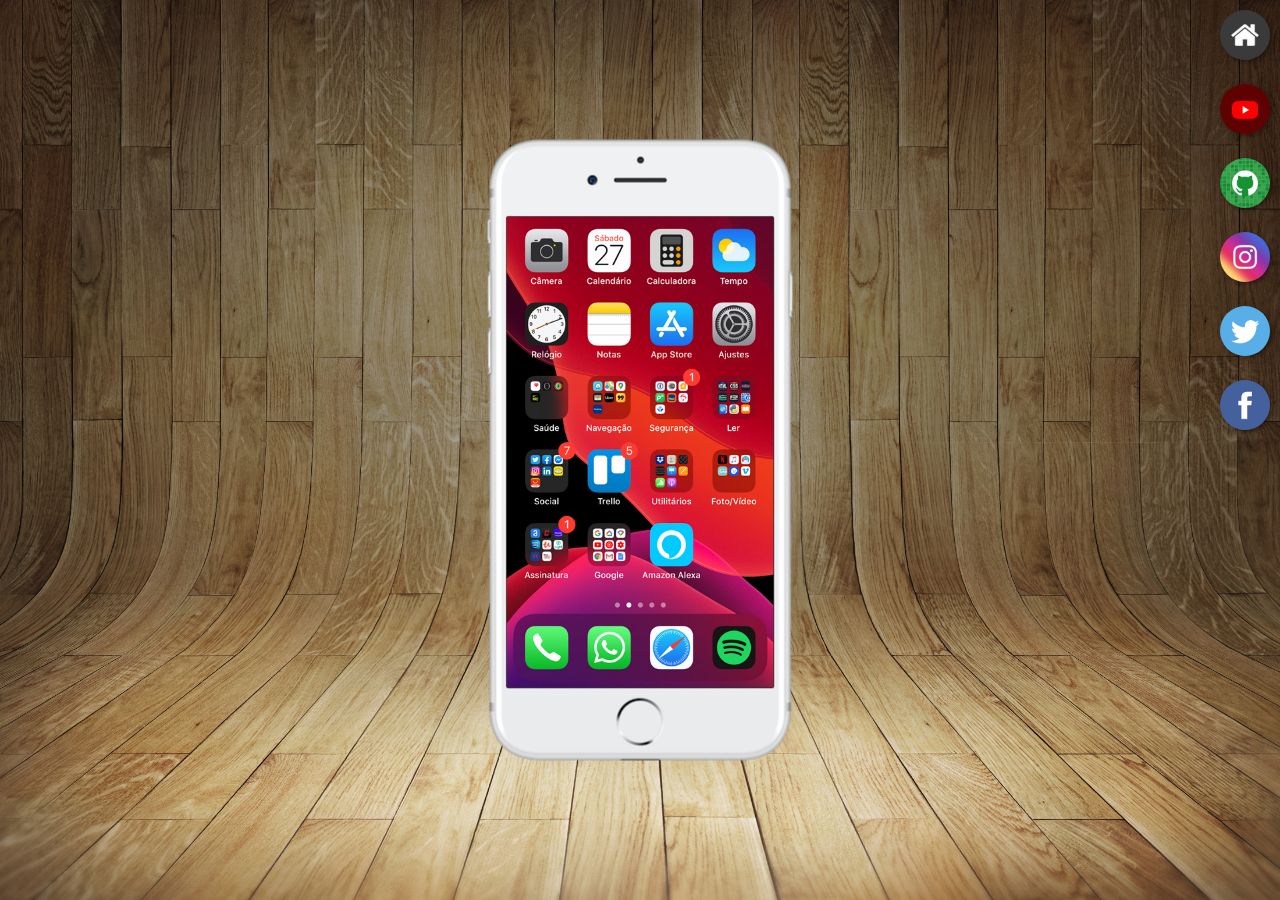
<file: index.html>
<!DOCTYPE html>
<html lang="pt-br">
<head>
    <meta charset="UTF-8">
    <meta http-equiv="X-UA-Compatible" content="IE=edge">
    <meta name="viewport" content="width=device-width, initial-scale=1.0">
    <link rel="shortcut icon" href="favicon.ico" type="image/x-icon">
    <link rel="stylesheet" href="estilos/style.css">
    <title>Projeto Redes Sociais</title>
</head>
<body>
    <main>
        <section id="celular">
            <iframe src="home.html" name="tela" id="tela" frameborder="0">
                Seu navegador não é compatível com isso!
            </iframe>
        </section>
        <section id="redes-sociais">
            
            <a href="home.html" target="tela"><img src="imagens/logo-home.jpg" alt="Home"></a><br>
            <a href="youtube.html" target="tela"><img src="imagens/logo-youtube.jpg" alt="Youtube"></a><br>
            <a href="github.html" target="tela"><img src="imagens/logo-github.jpg" alt="GitHub"></a><br>
            <a href="instagram.html" target="tela"><img src="imagens/logo-instagram.jpg" alt="Instagram"></a><br>
            <a href="twitter.html" target="tela"><img src="imagens/logo-twitter.jpg" alt="Twitter"></a><br>
            <a href="facebook.html" target="tela"><img src="imagens/logo-facebook.jpg" alt="Facebook"></a>

        </section>
    </main>
</body>
</html>
</file>
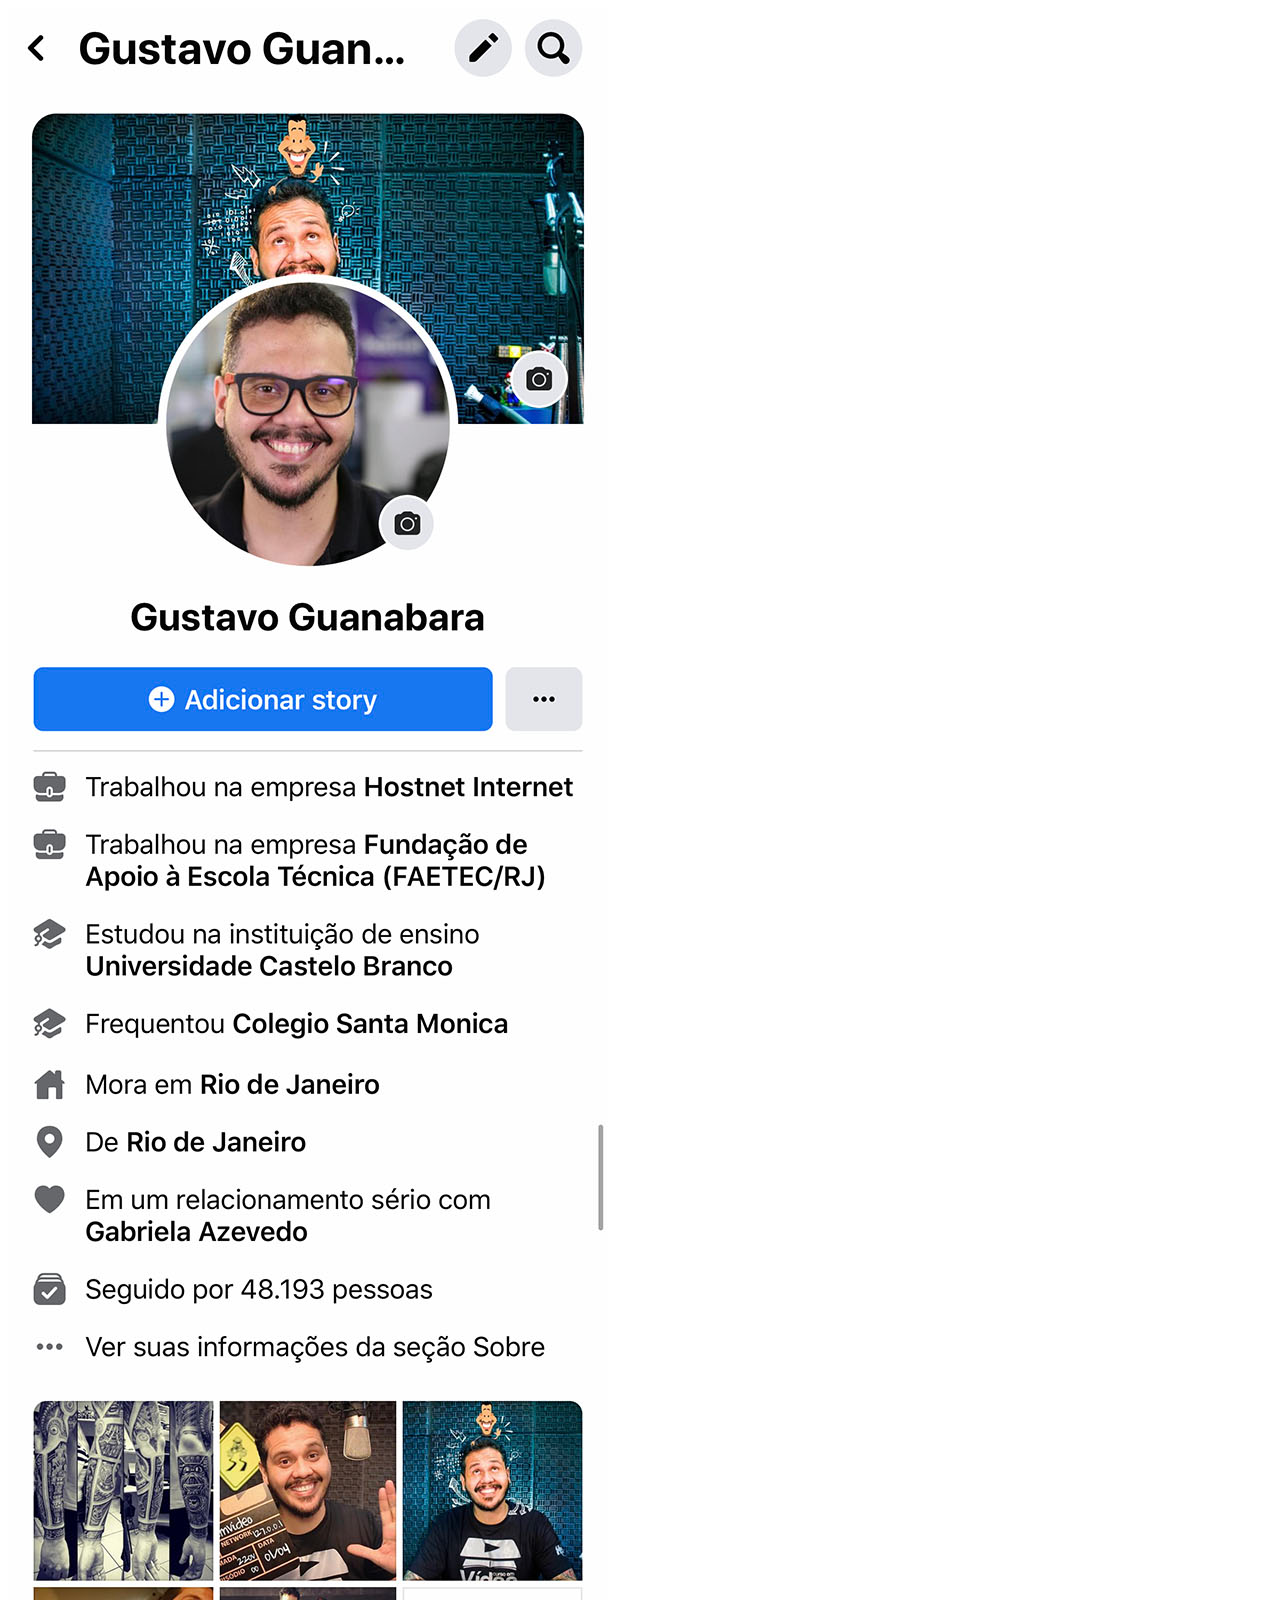
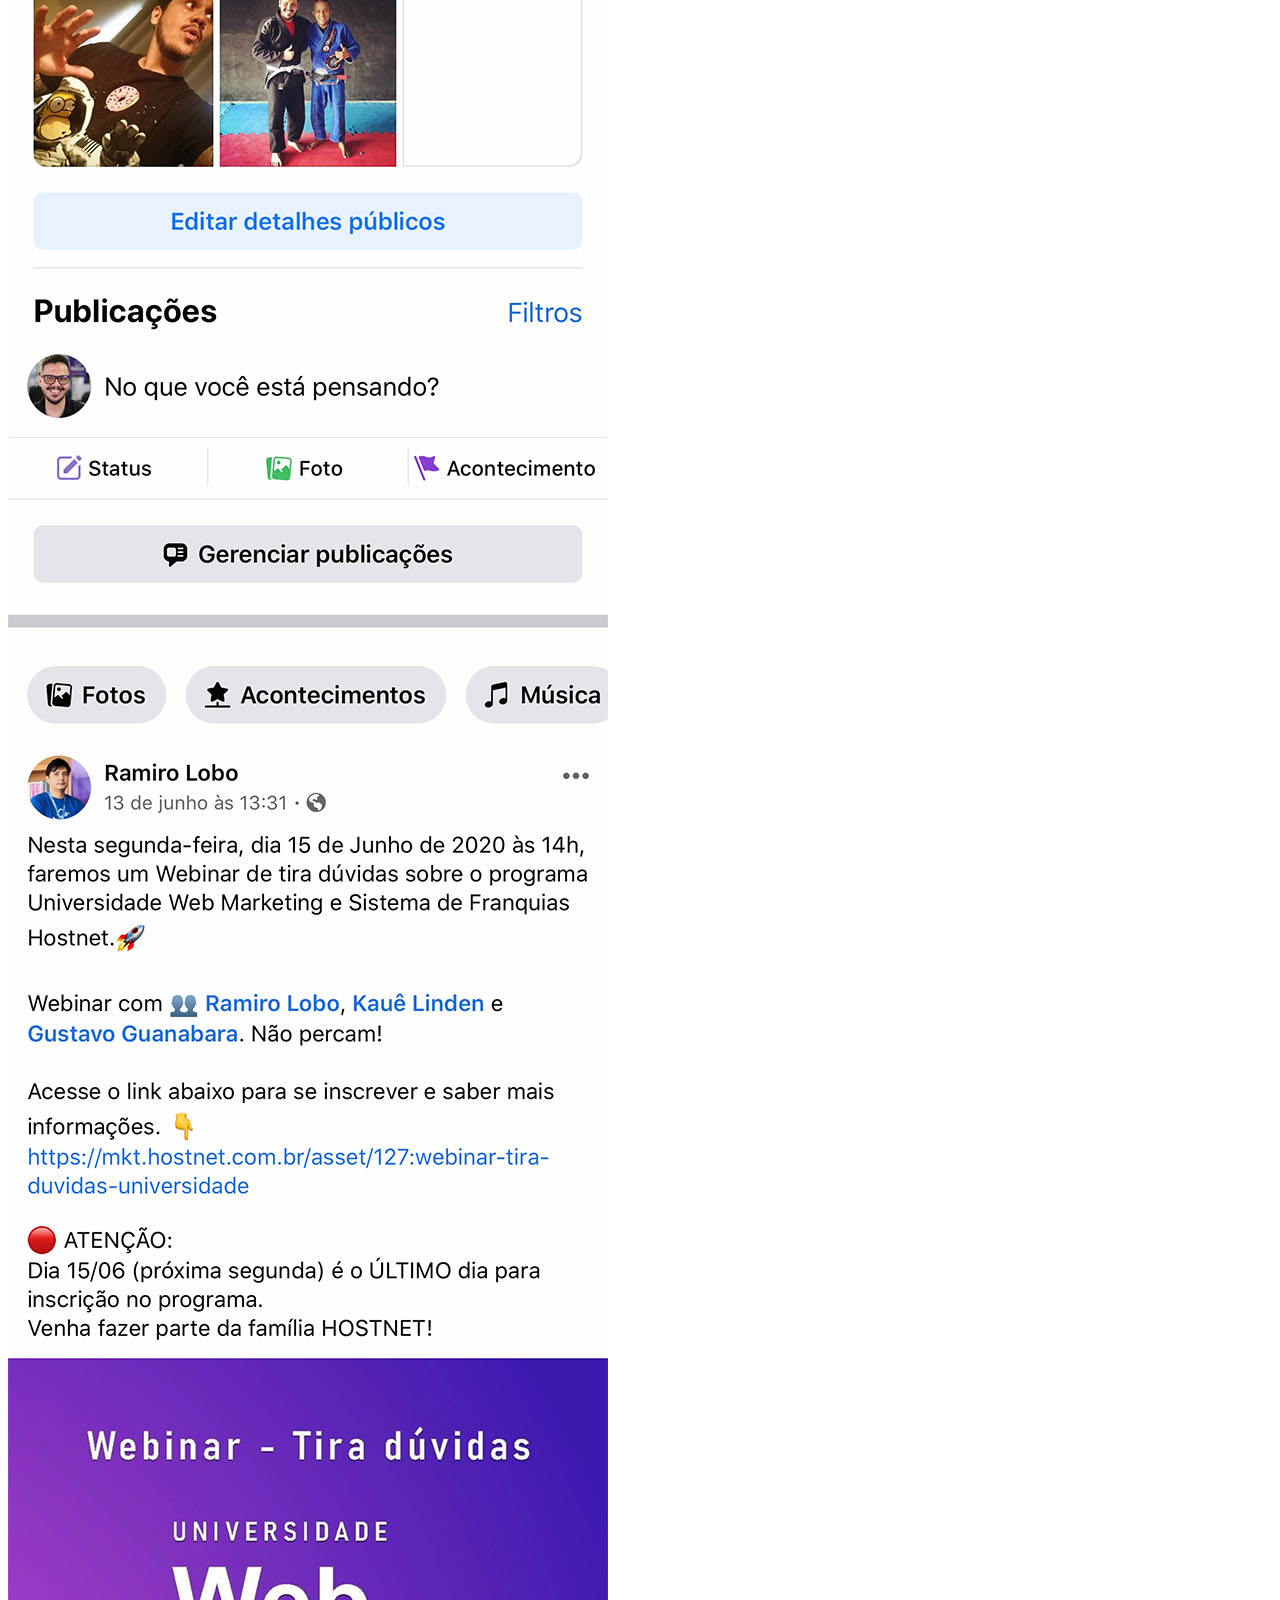
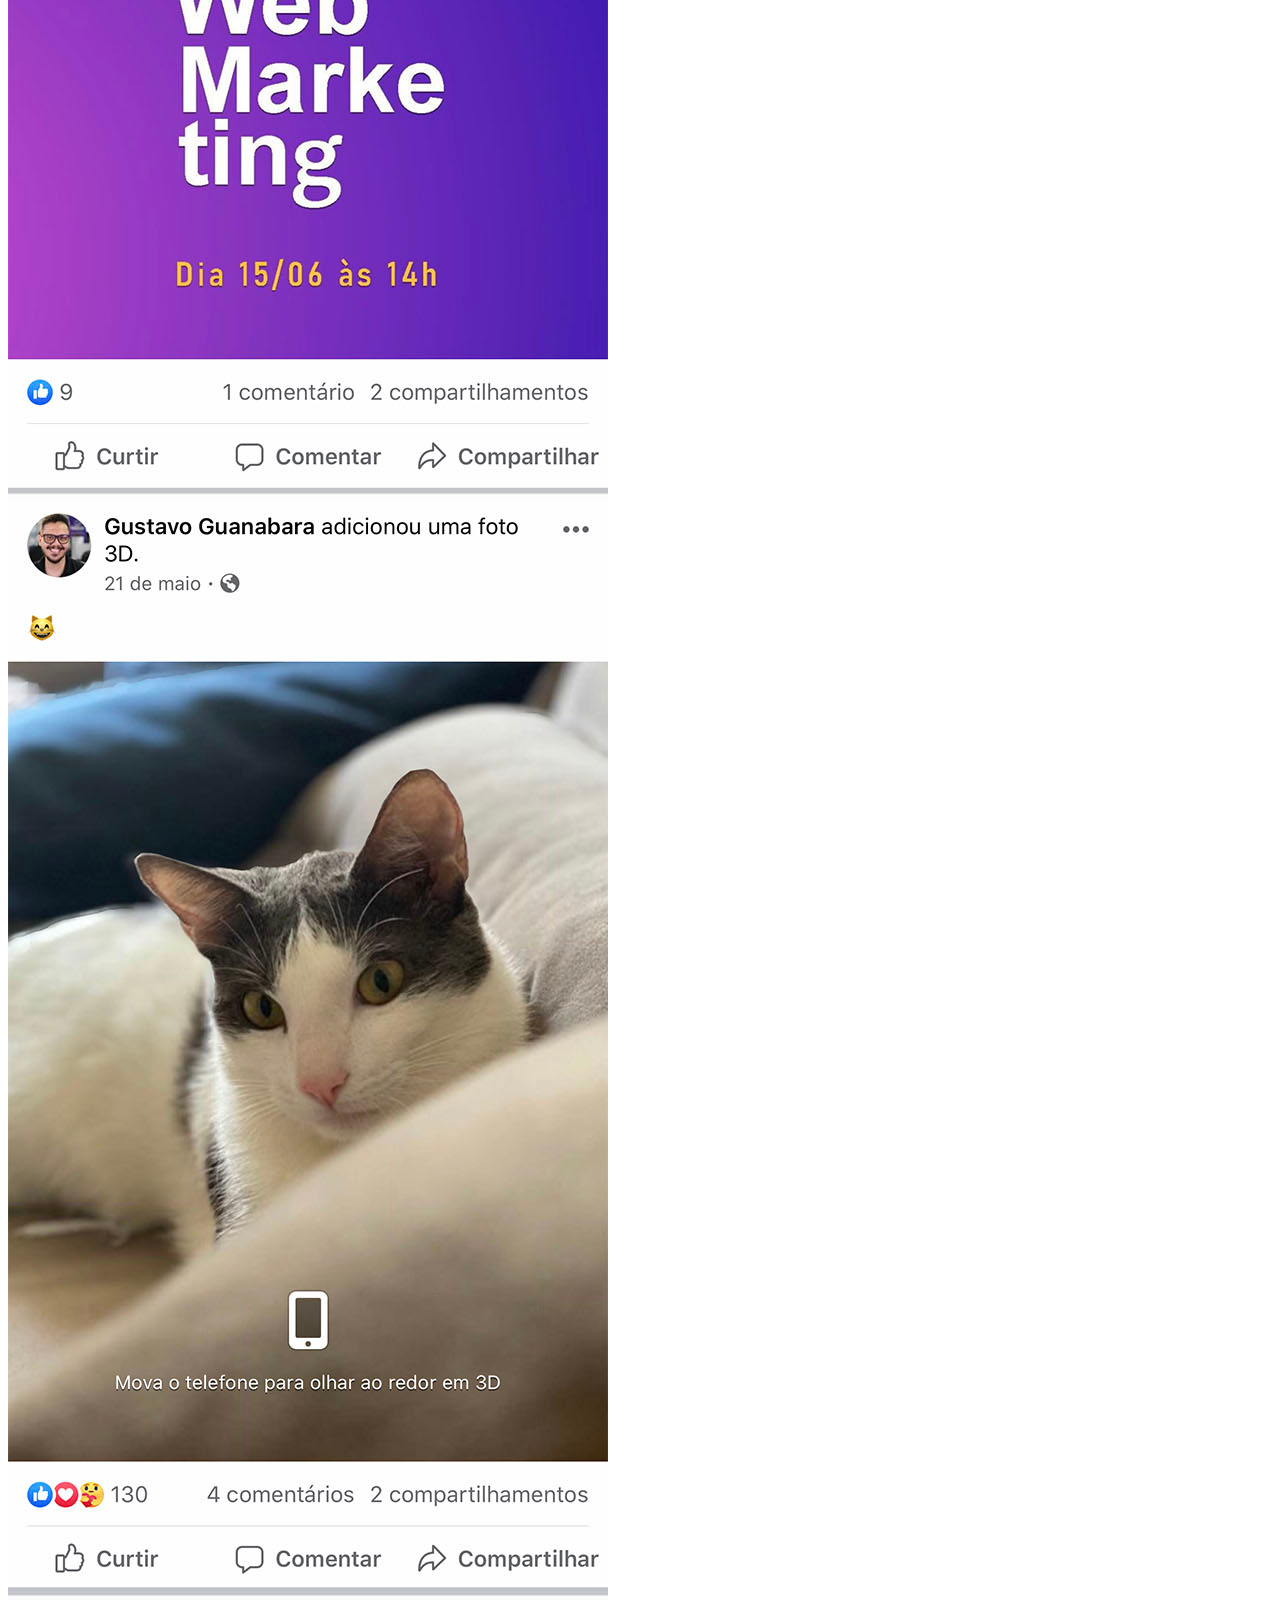
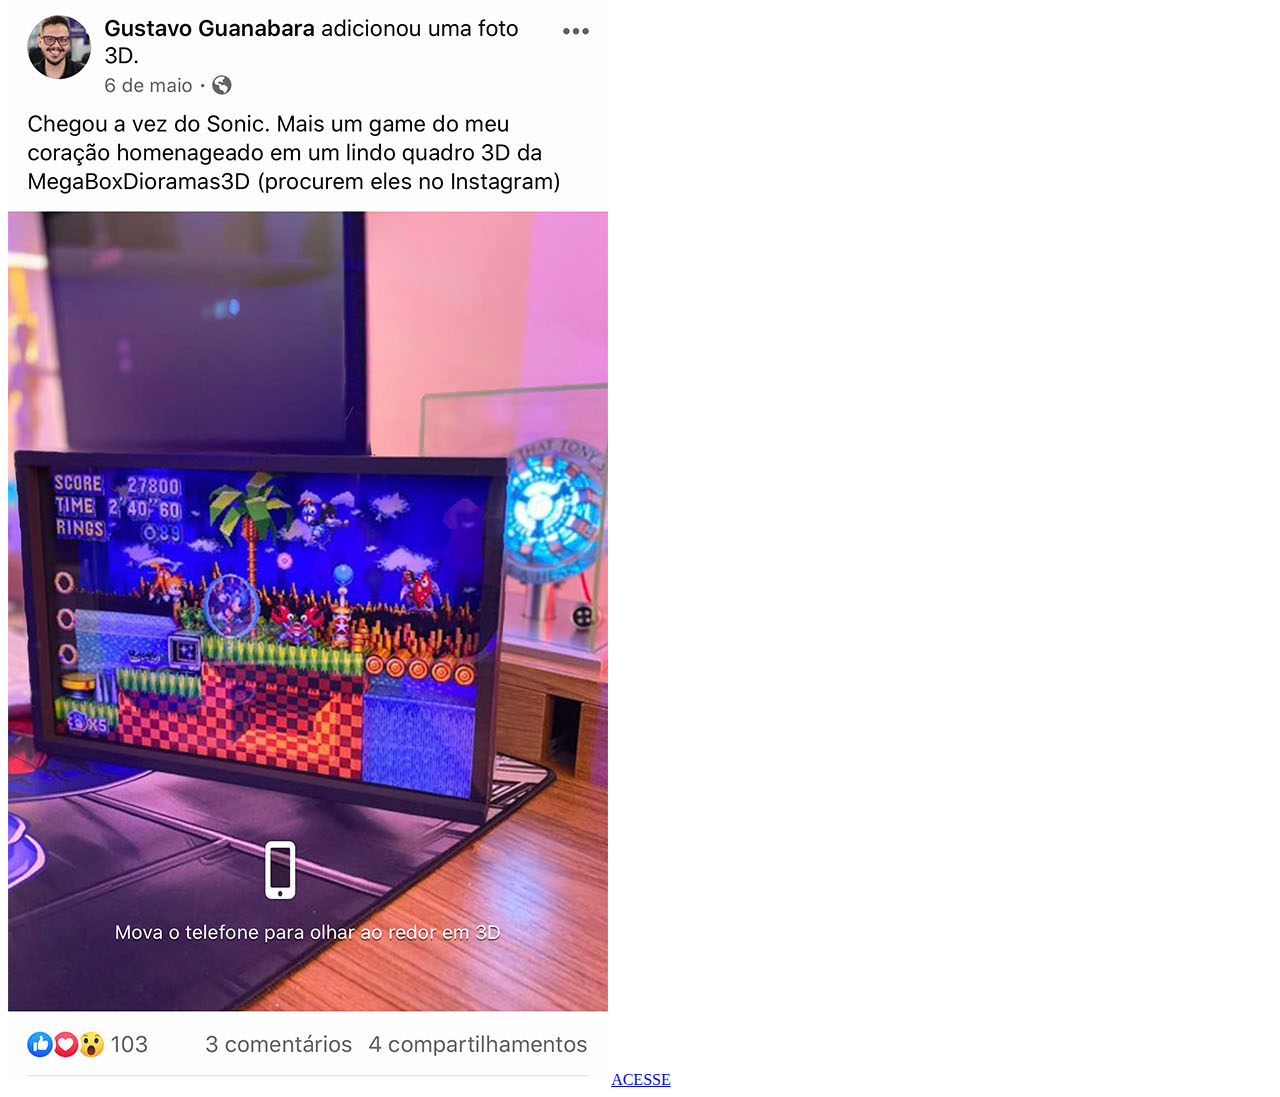
<file: facebook.html>
<!DOCTYPE html>
<html lang="pt-br">
<head>
    <meta charset="UTF-8">
    <meta http-equiv="X-UA-Compatible" content="IE=edge">
    <meta name="viewport" content="width=device-width, initial-scale=1.0">
    <title>Facebook</title>
</head>
<body>
    <img src="imagens/tela-facebook.jpg" alt="Facebook">
    <a href="https://facebook.com/gustavoguanabara">ACESSE</a>
</body>
</html>
</file>
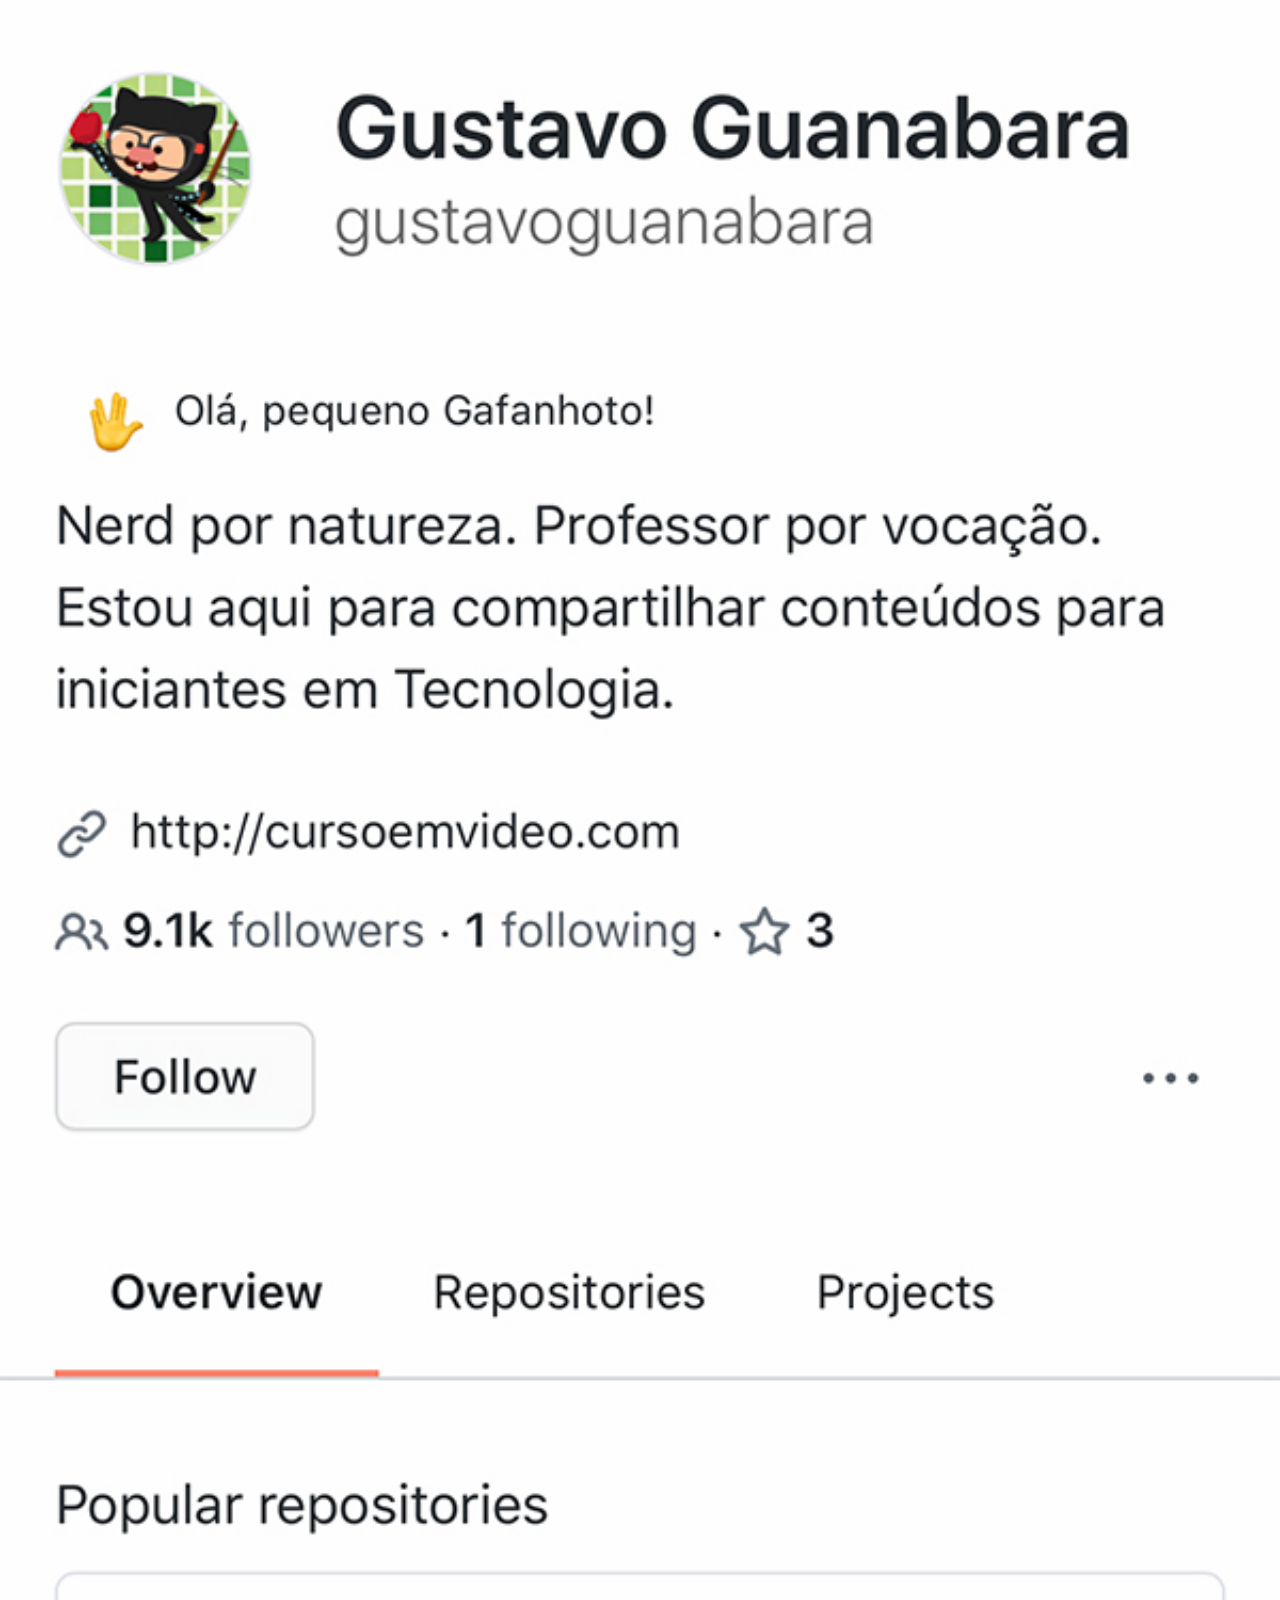
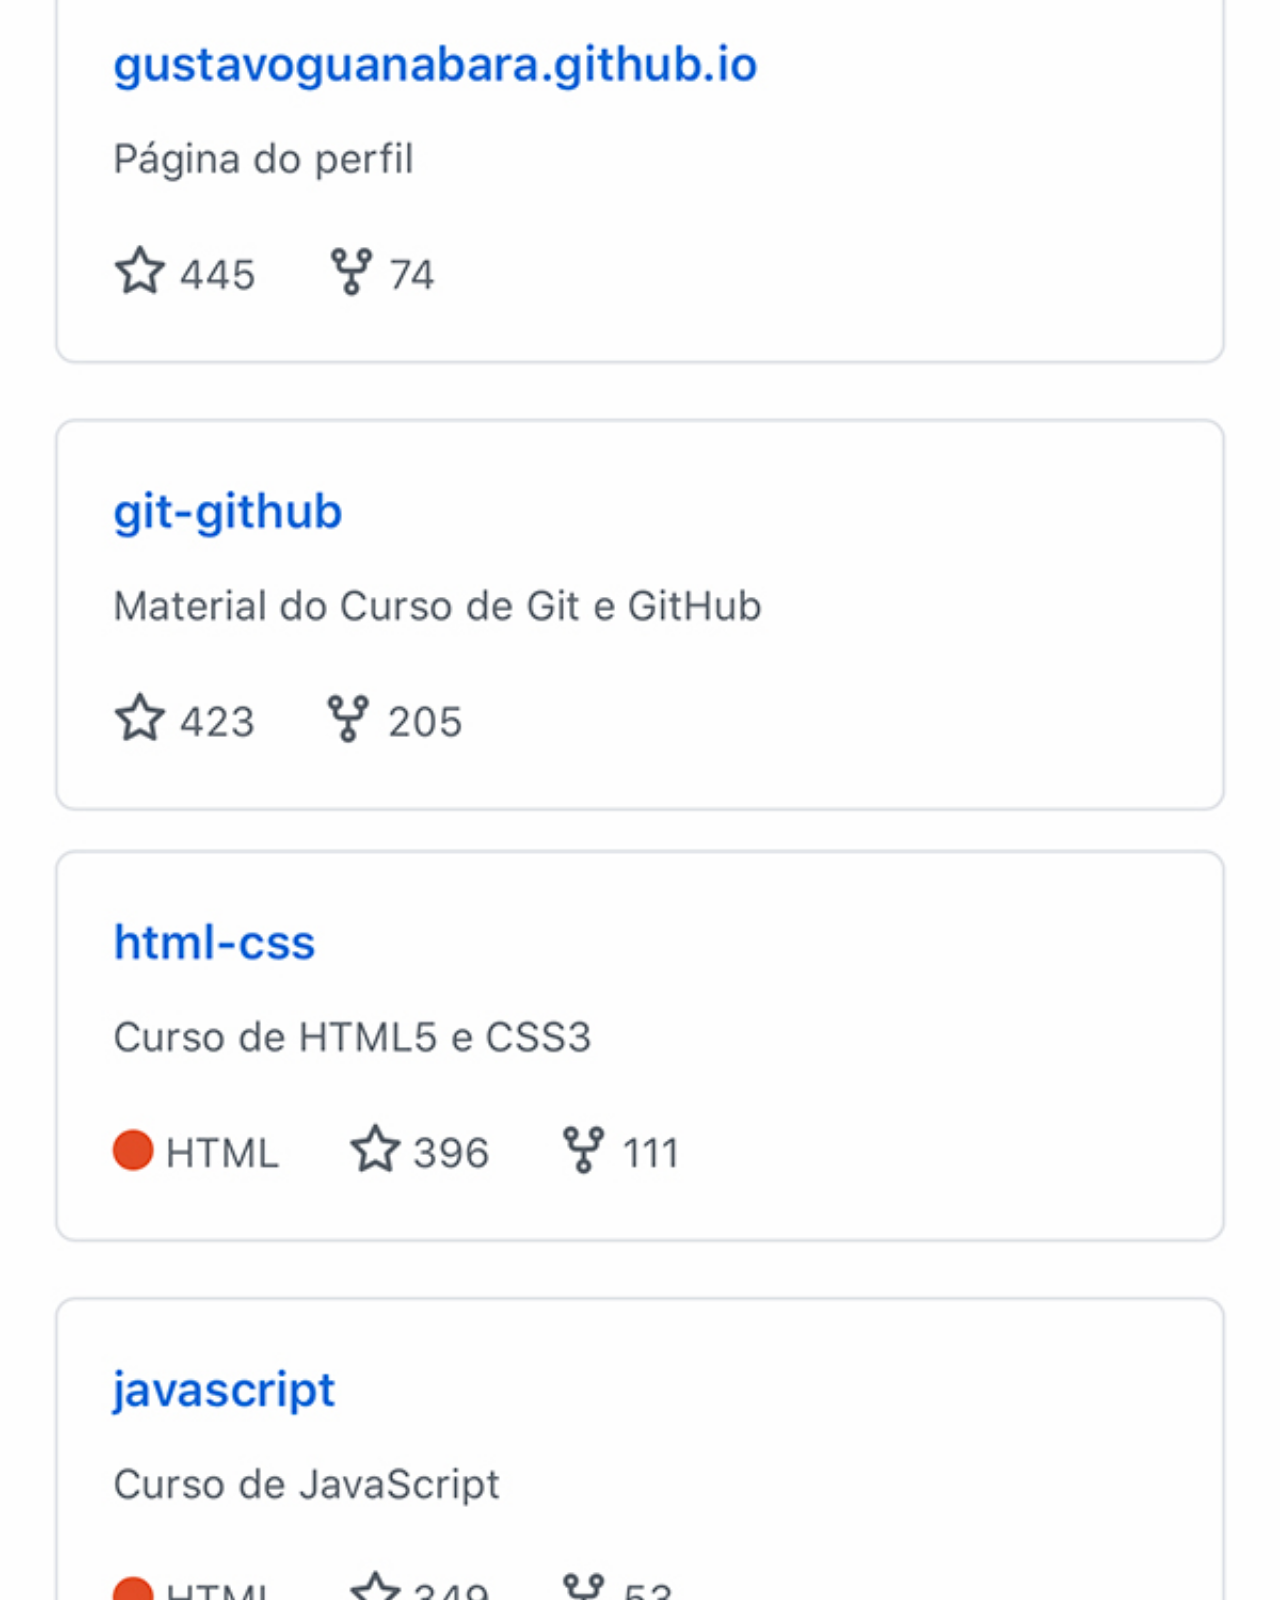
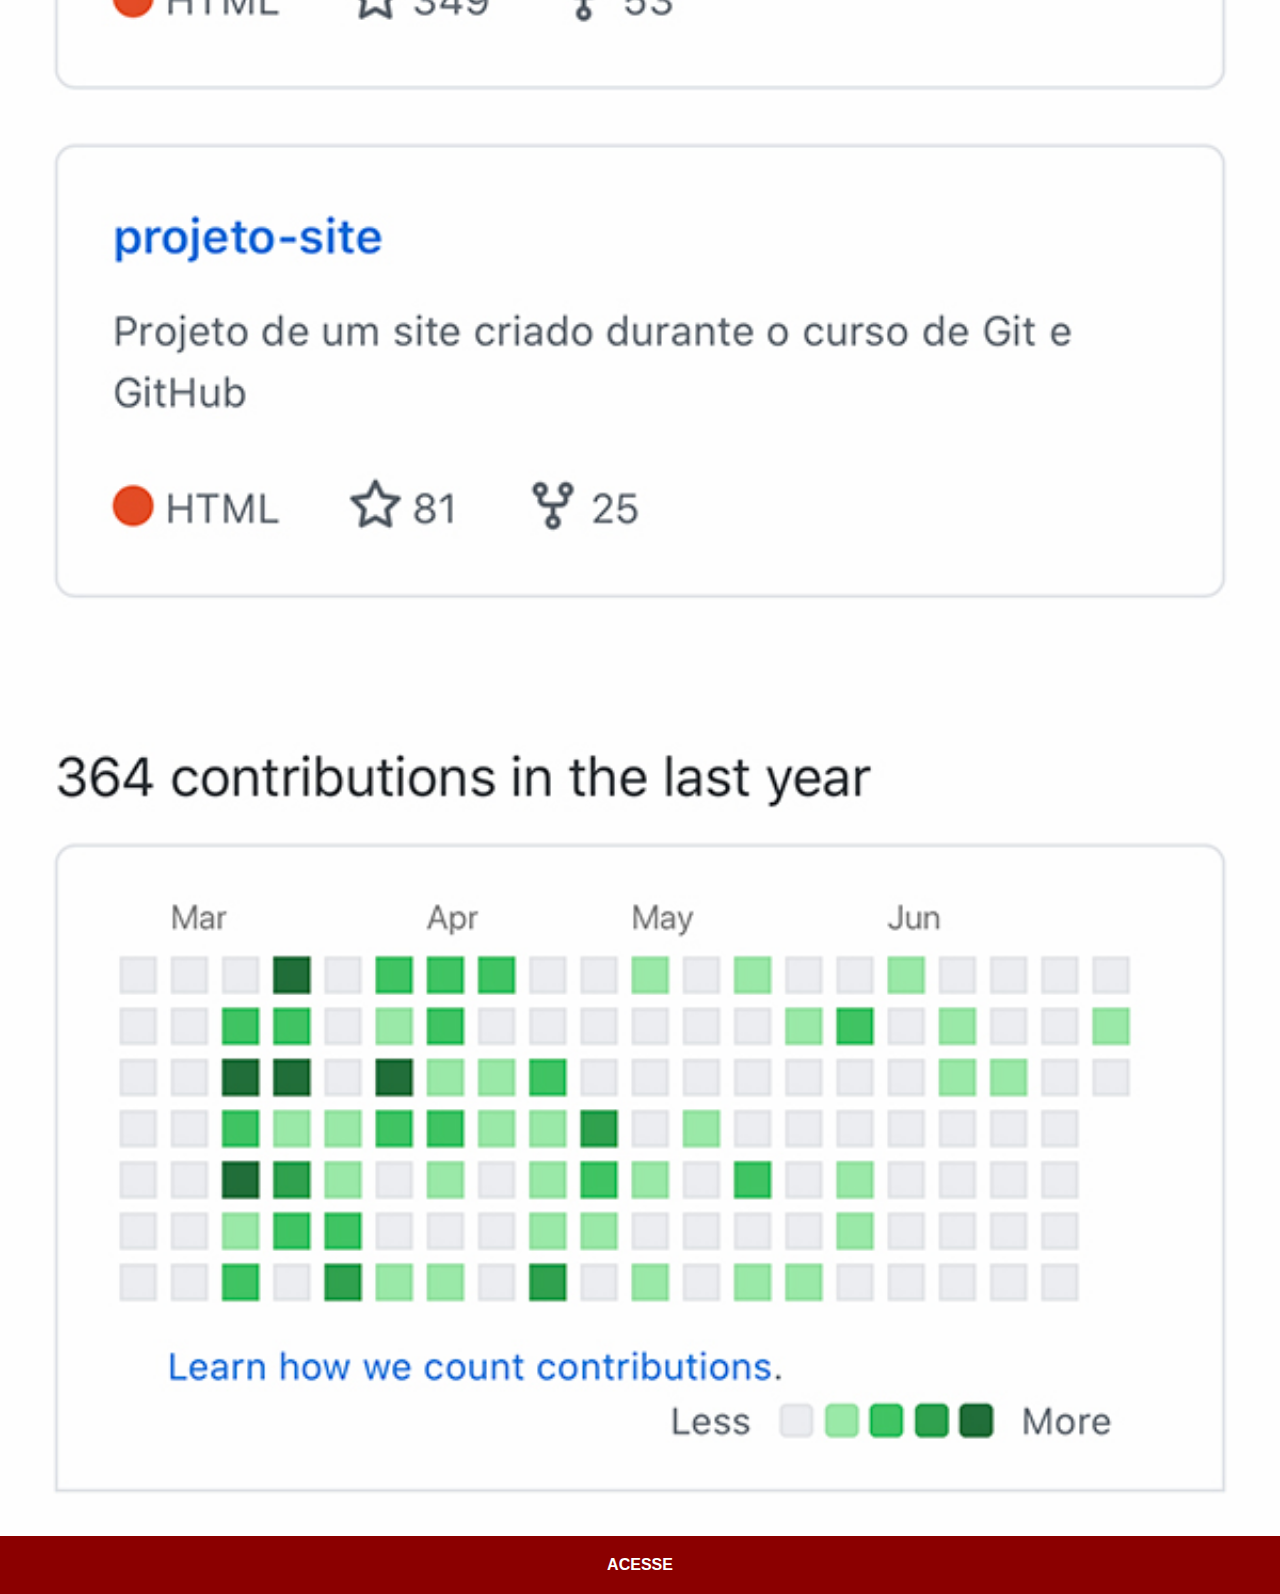
<file: github.html>
<!DOCTYPE html>
<html lang="pt-br">
<head>
    <meta charset="UTF-8">
    <meta http-equiv="X-UA-Compatible" content="IE=edge">
    <meta name="viewport" content="width=device-width, initial-scale=1.0">
    <link rel="stylesheet" href="estilos/social.css">
    <title>GitHub</title>
</head>
<body>
    <img src="imagens/tela-github.jpg" alt="GitHub">
    <a href="https://github.com/gustavoguanabara" target="_blank">ACESSE</a>
</body>
</html>
</file>
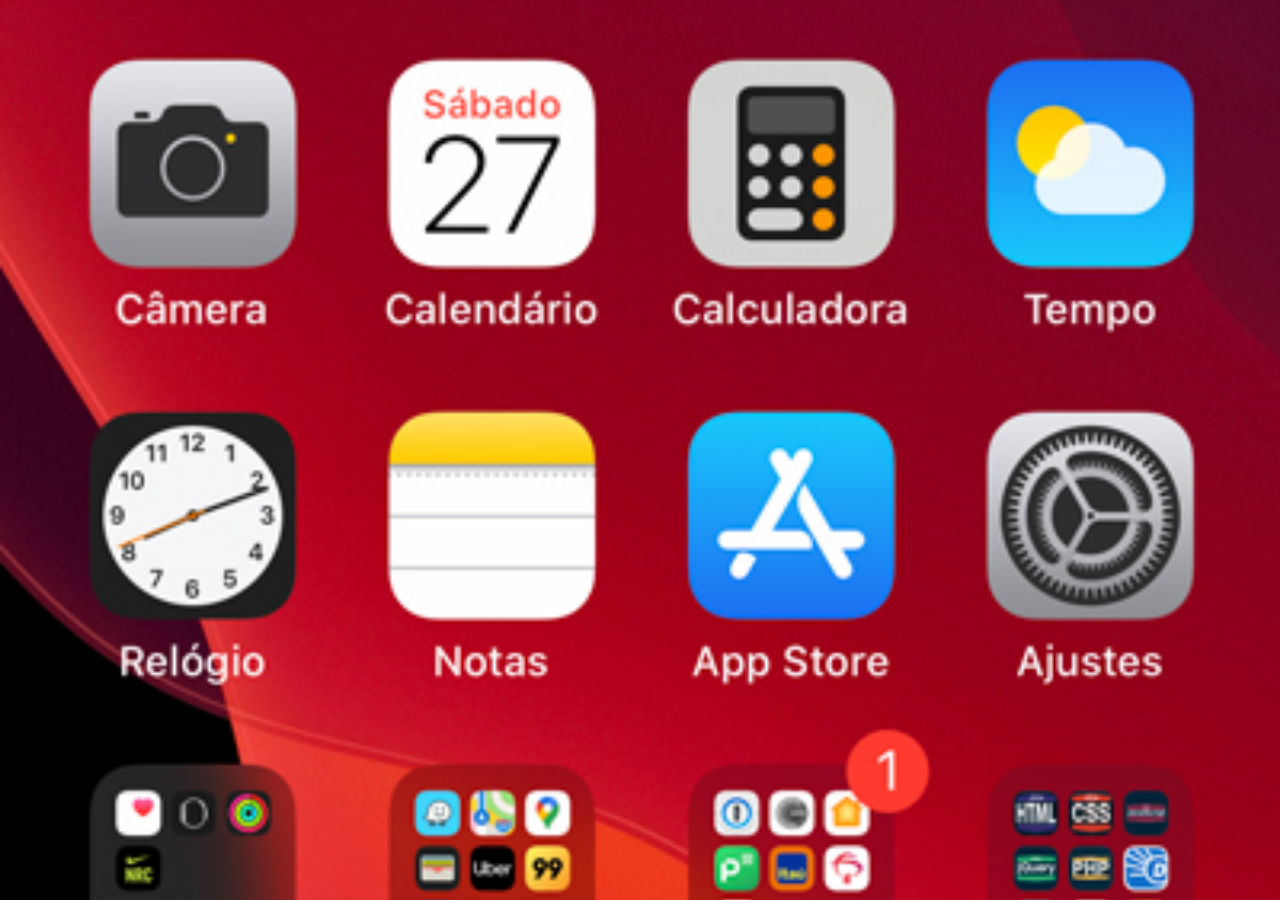
<file: home.html>
<!DOCTYPE html>
<html lang="pt-br">
<head>
    <meta charset="UTF-8">
    <meta http-equiv="X-UA-Compatible" content="IE=edge">
    <meta name="viewport" content="width=device-width, initial-scale=1.0">
    <title>Home</title>
    <style>
        * {
            margin: 0px;
            padding: 0px;
        }

        body {
            width: 100vw;
            height: 100vh;
            background: black url('imagens/tela-home.jpg') no-repeat top center;
            background-size: cover;
        }
    </style>
</head>
<body>
    
</body>
</html>
</file>
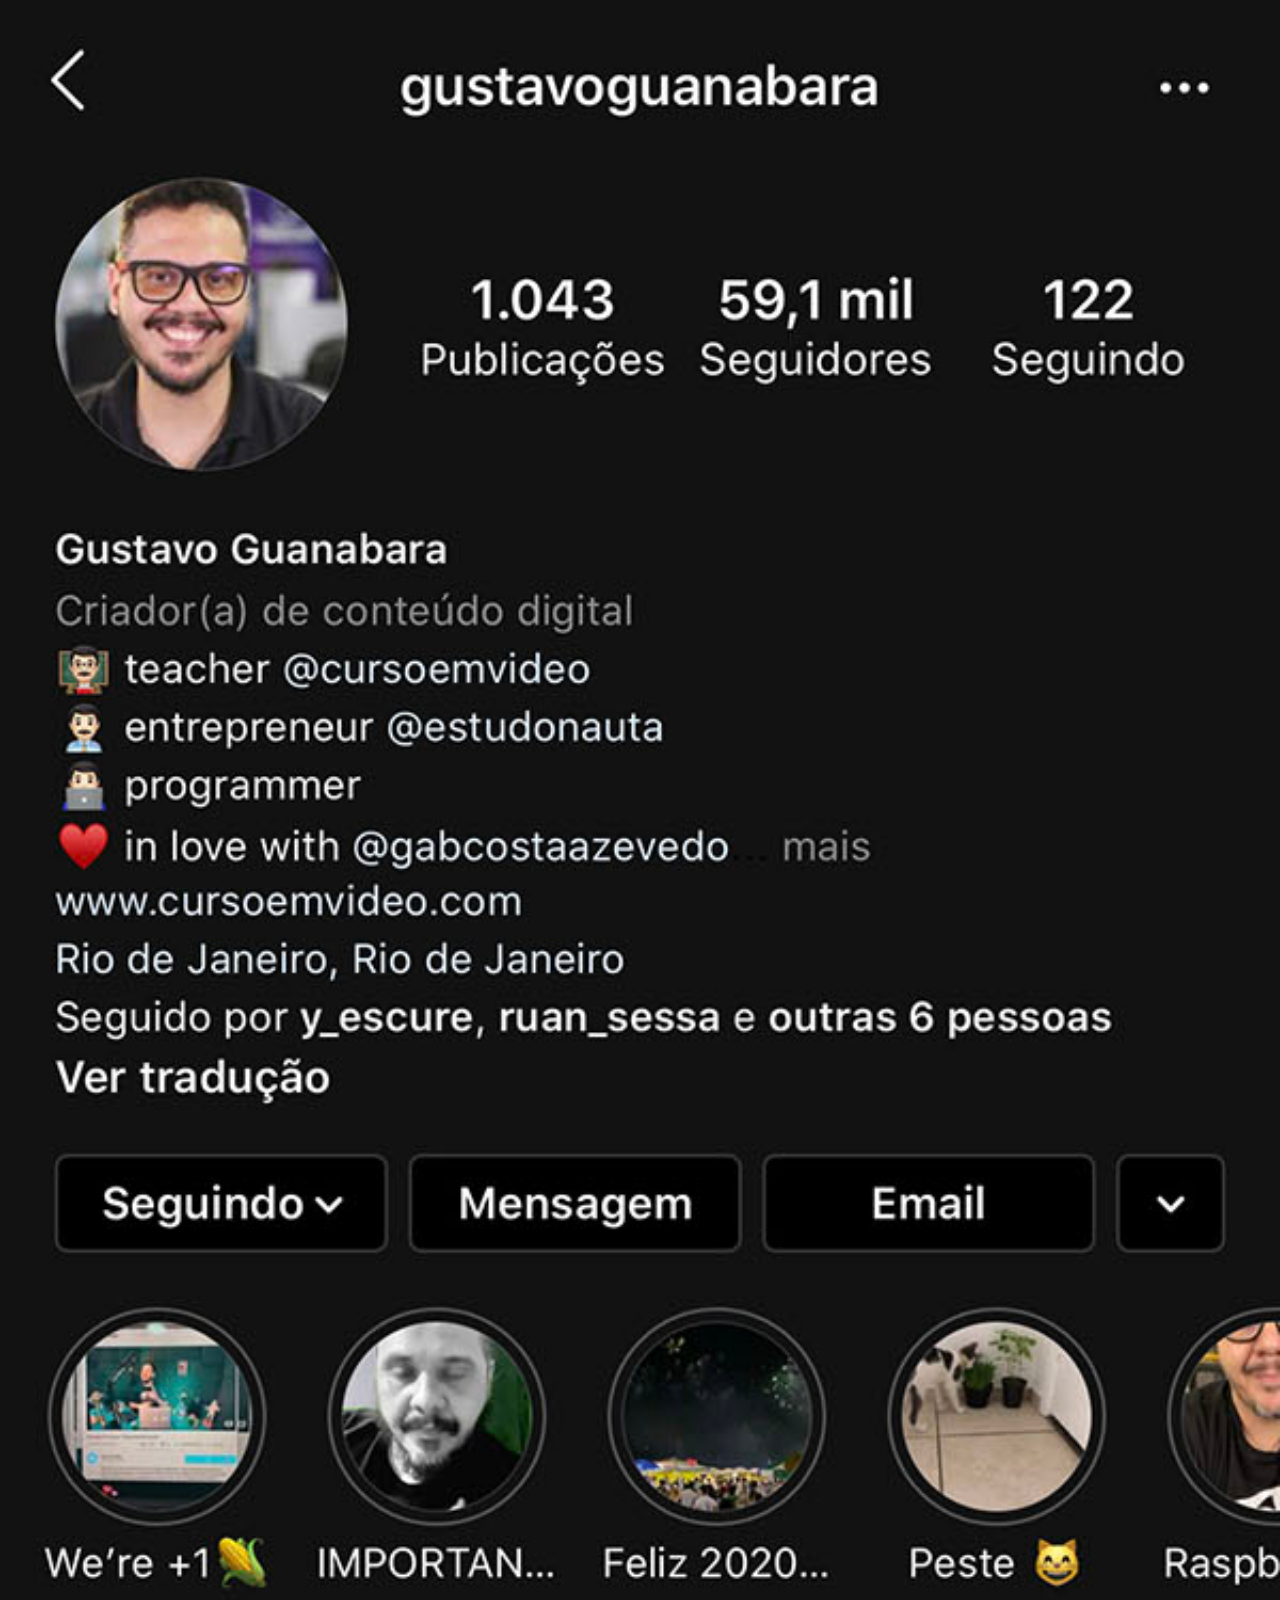
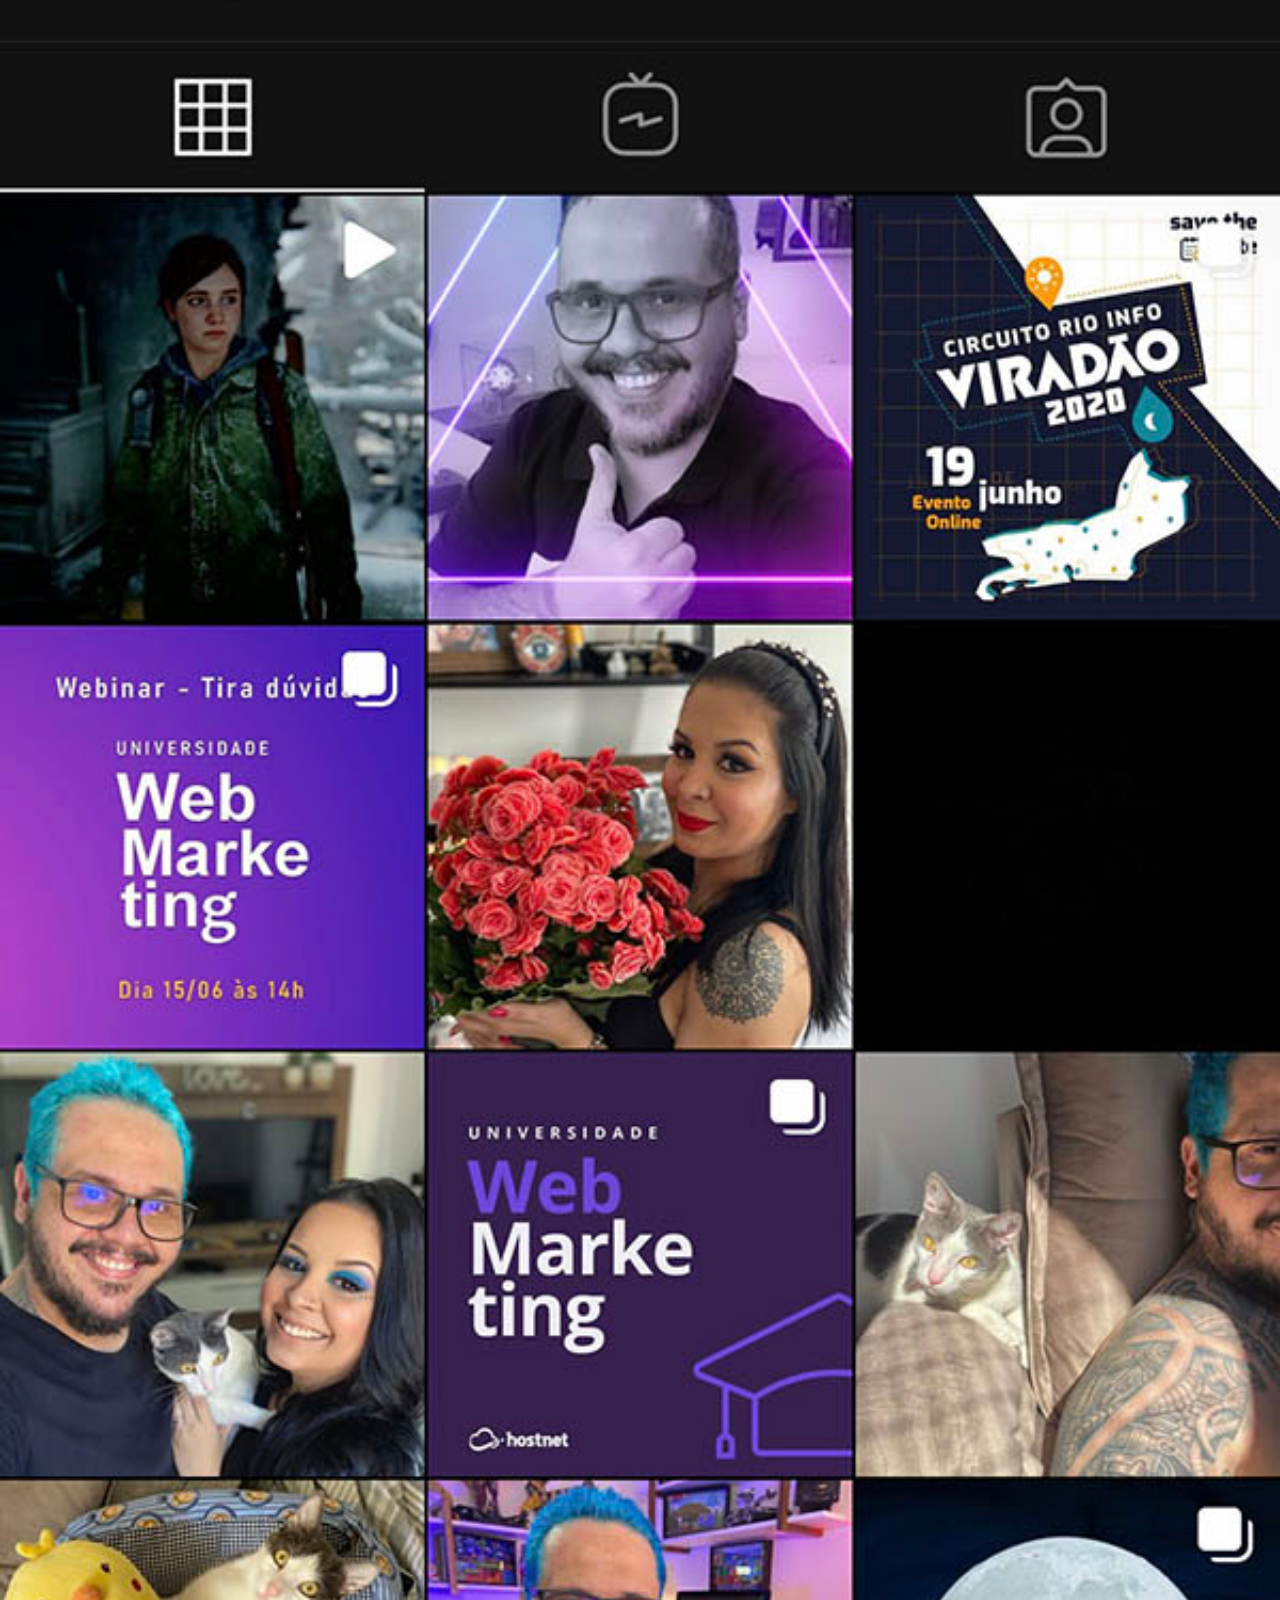
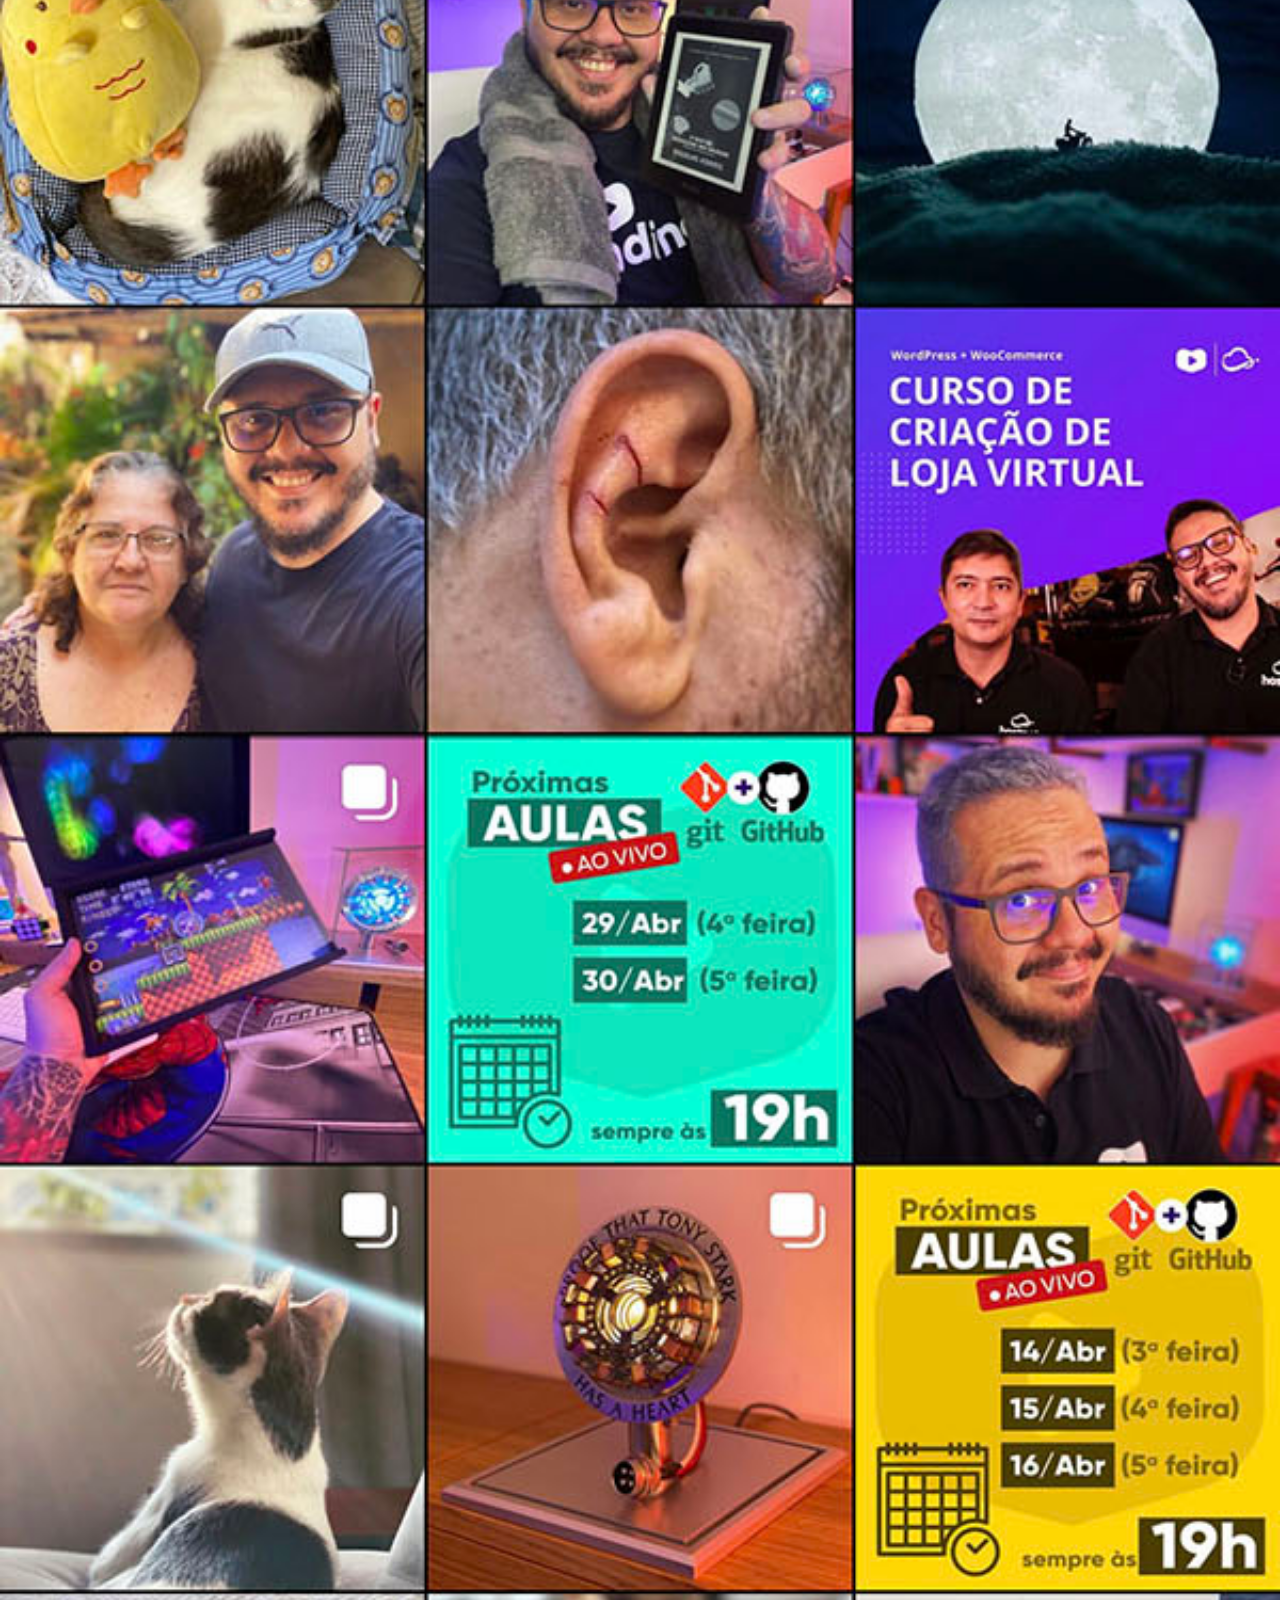
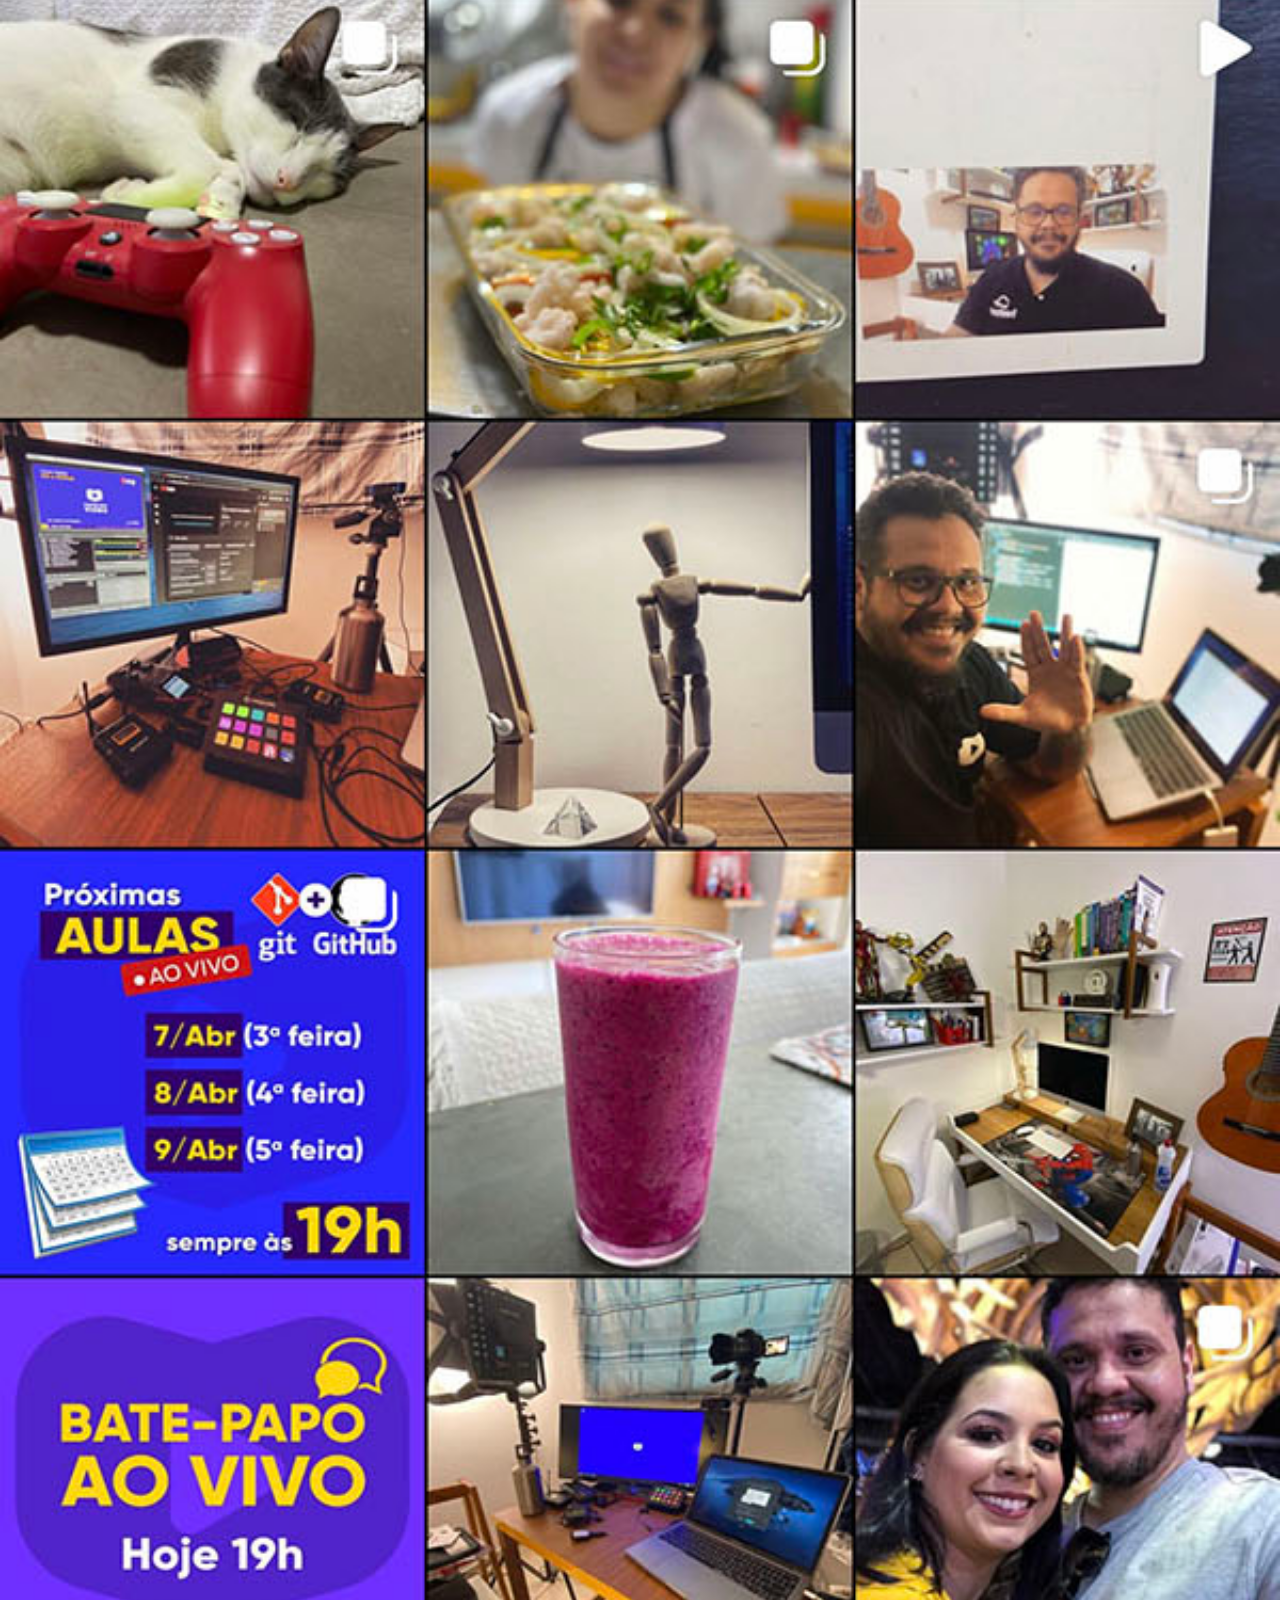
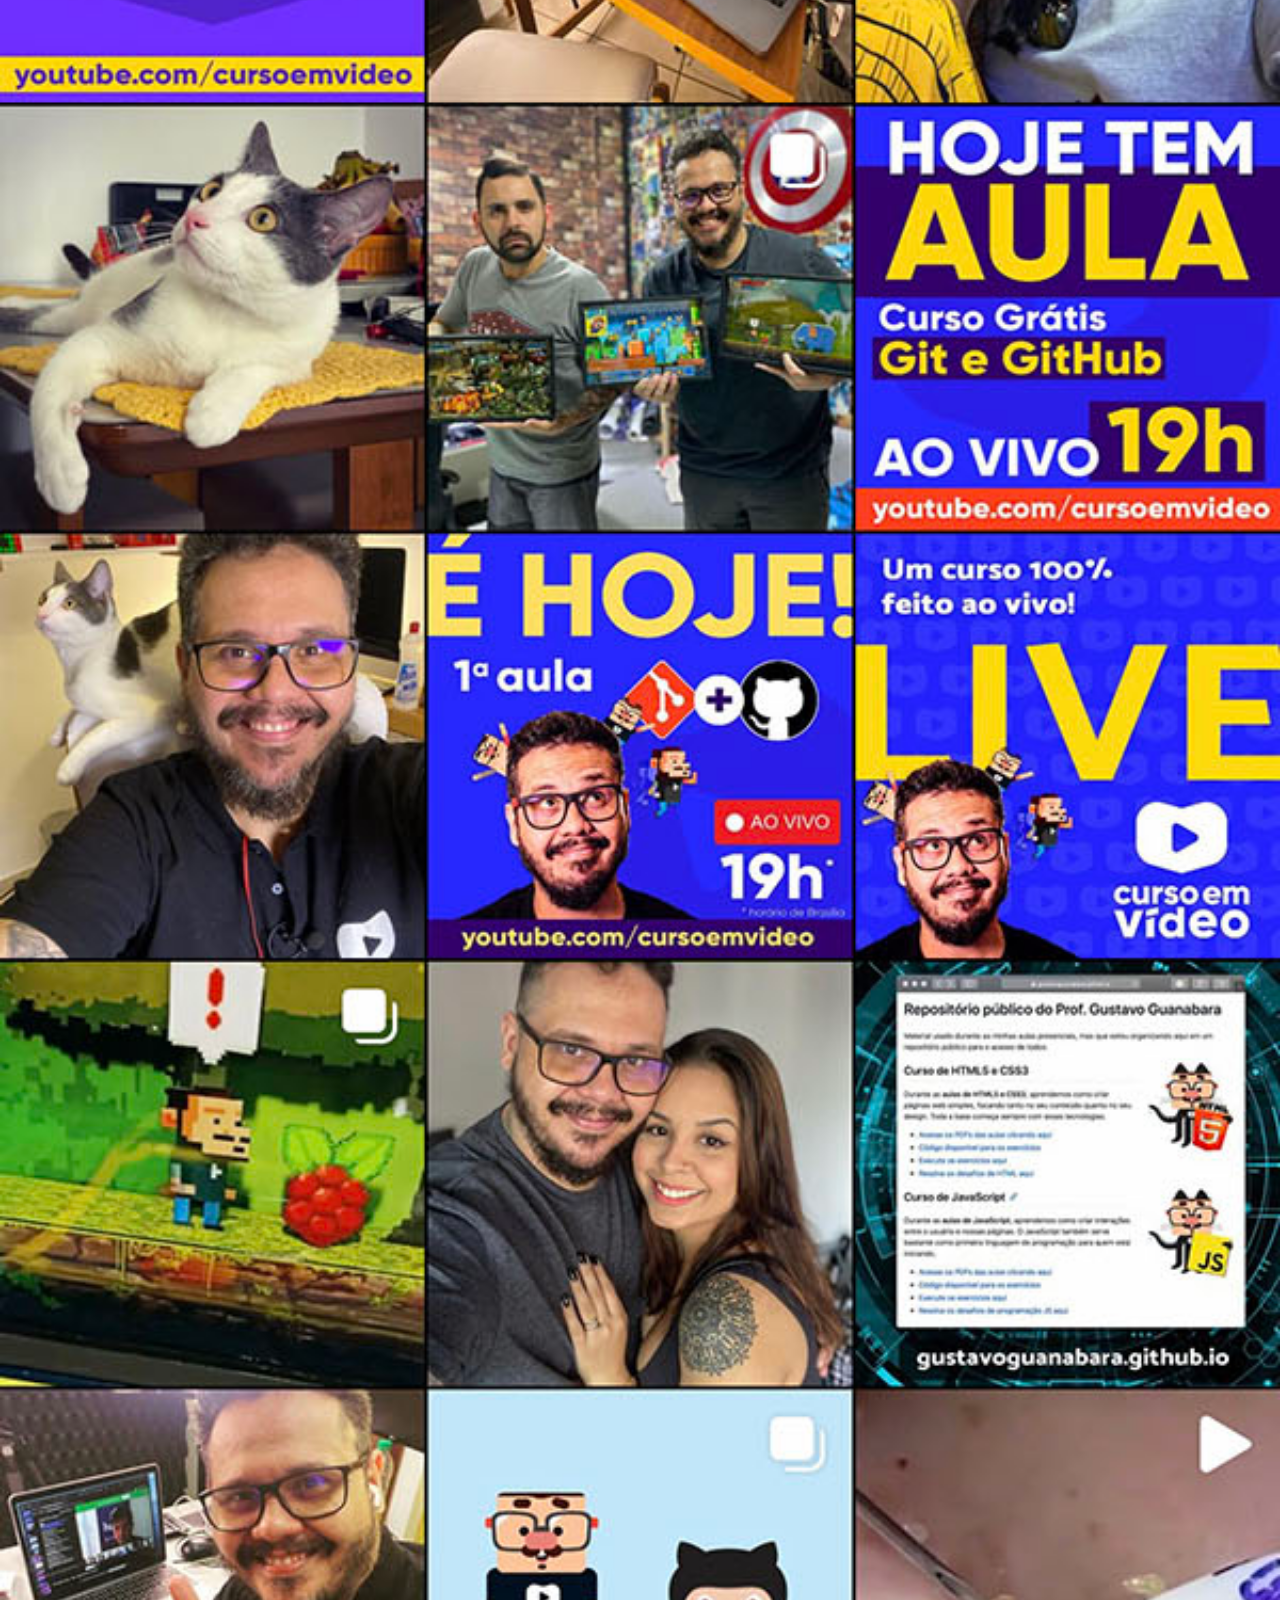
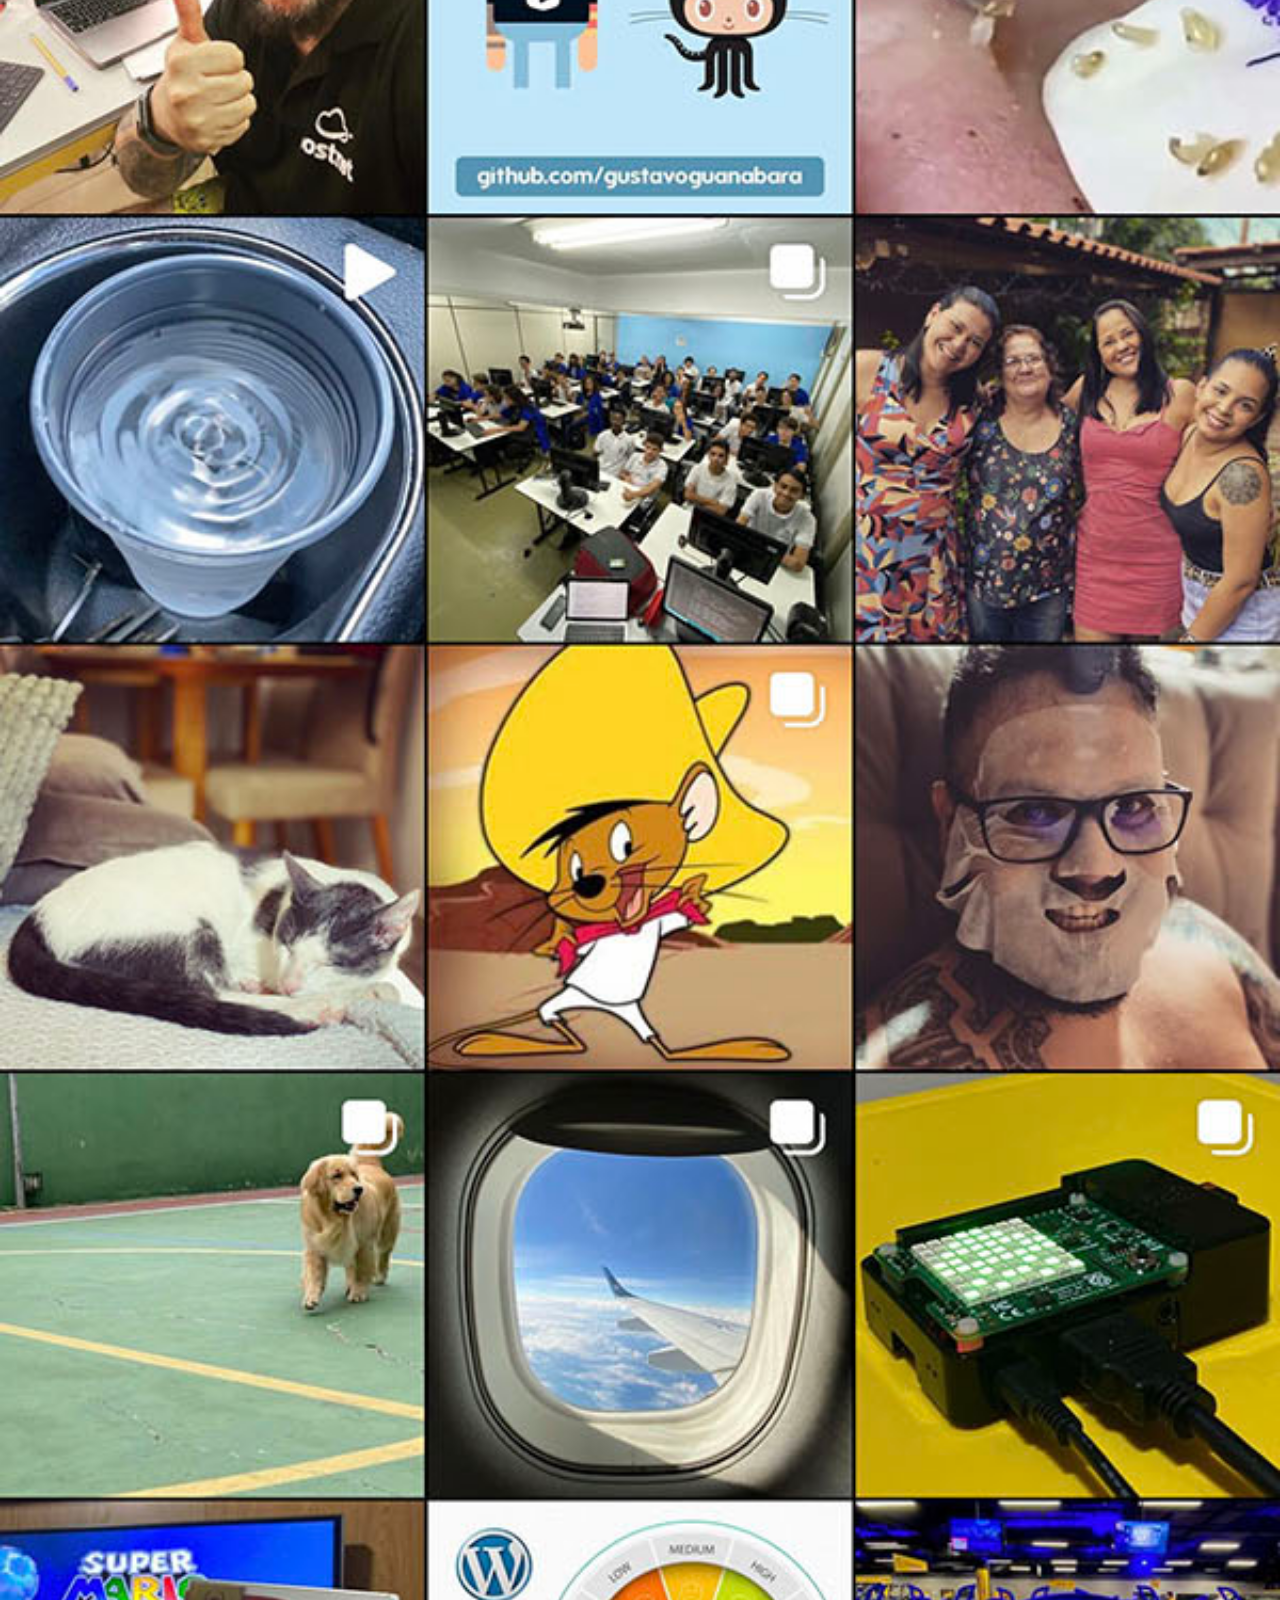
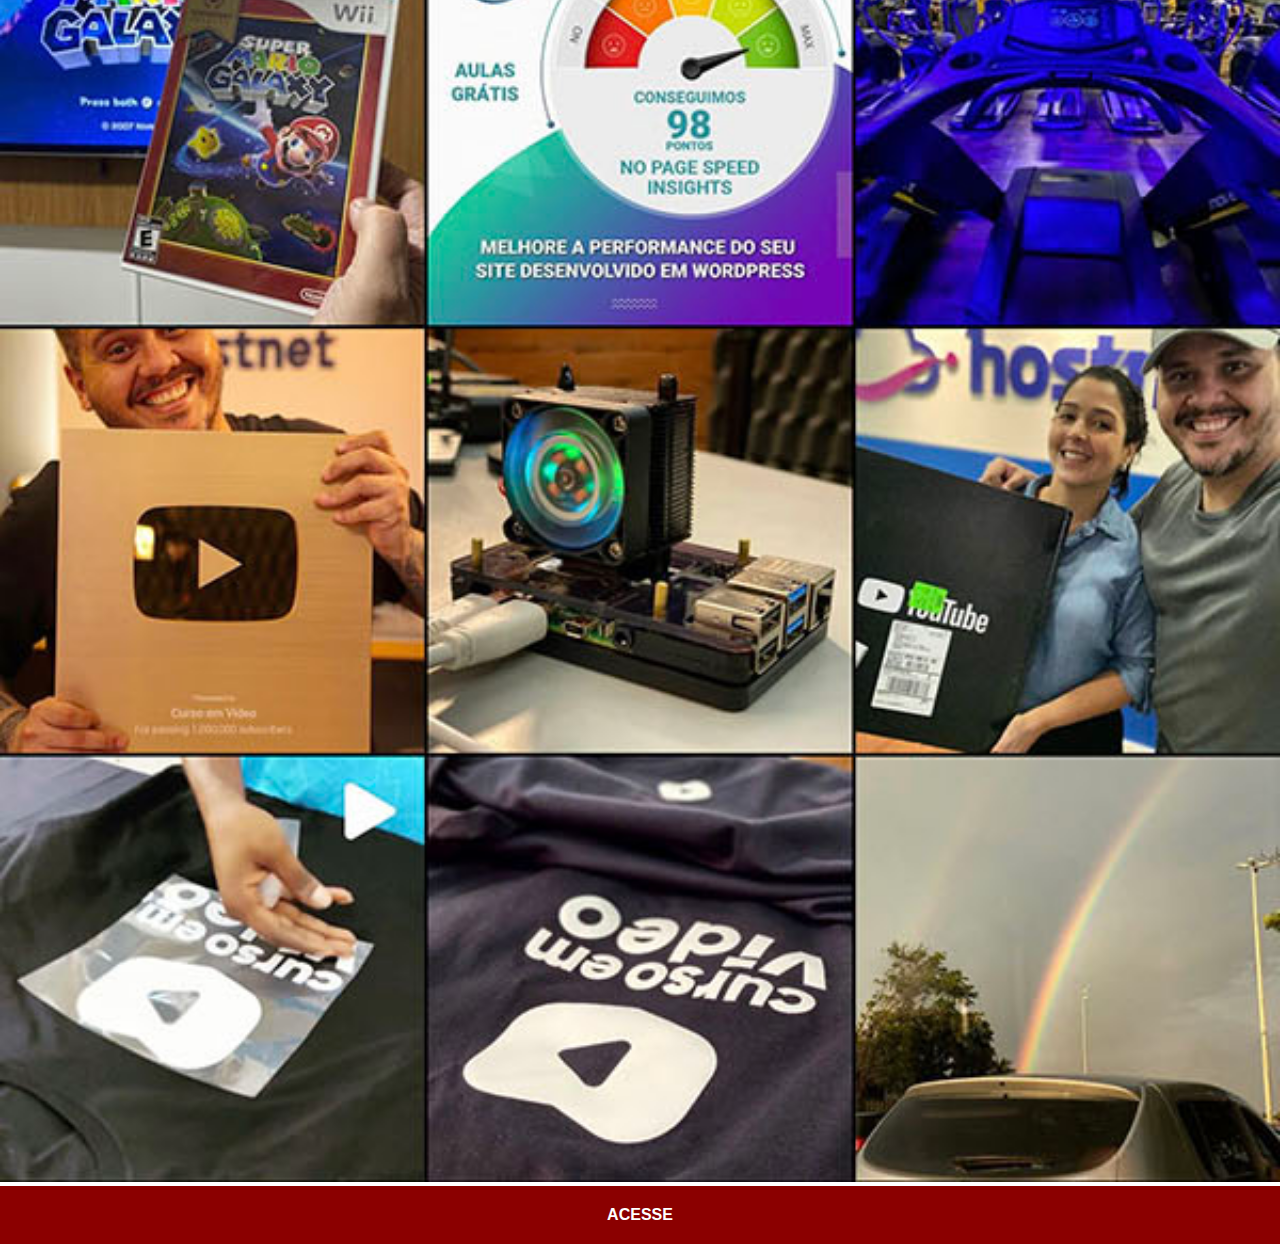
<file: instagram.html>
<!DOCTYPE html>
<html lang="pt-br">
<head>
    <meta charset="UTF-8">
    <meta http-equiv="X-UA-Compatible" content="IE=edge">
    <meta name="viewport" content="width=device-width, initial-scale=1.0">
    <link rel="stylesheet" href="estilos/social.css">
    <title>Instagram</title>
</head>
<body>
    <img src="imagens/tela-instagram.jpg" alt="Instagram">
    <a href="https://www.instagram.com/gustavoguanabara/">ACESSE</a>
</body>
</html>
</file>
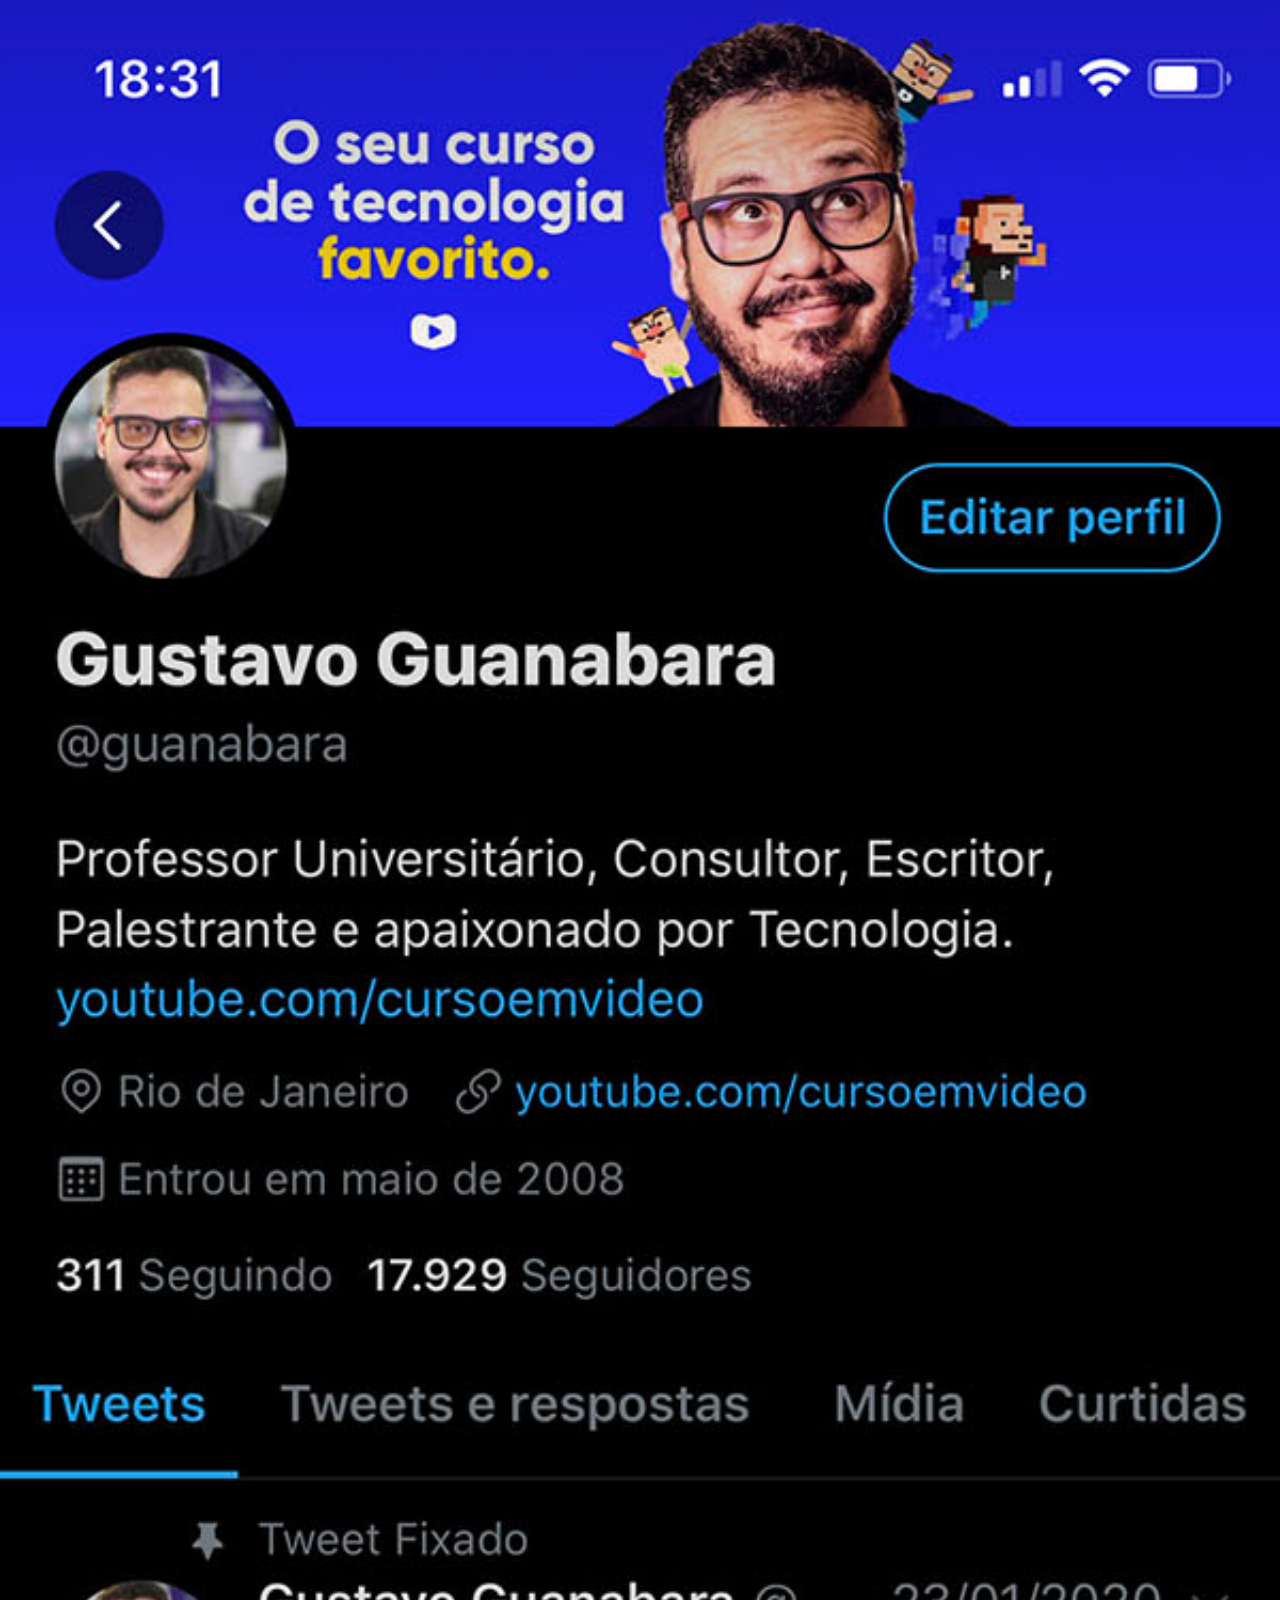
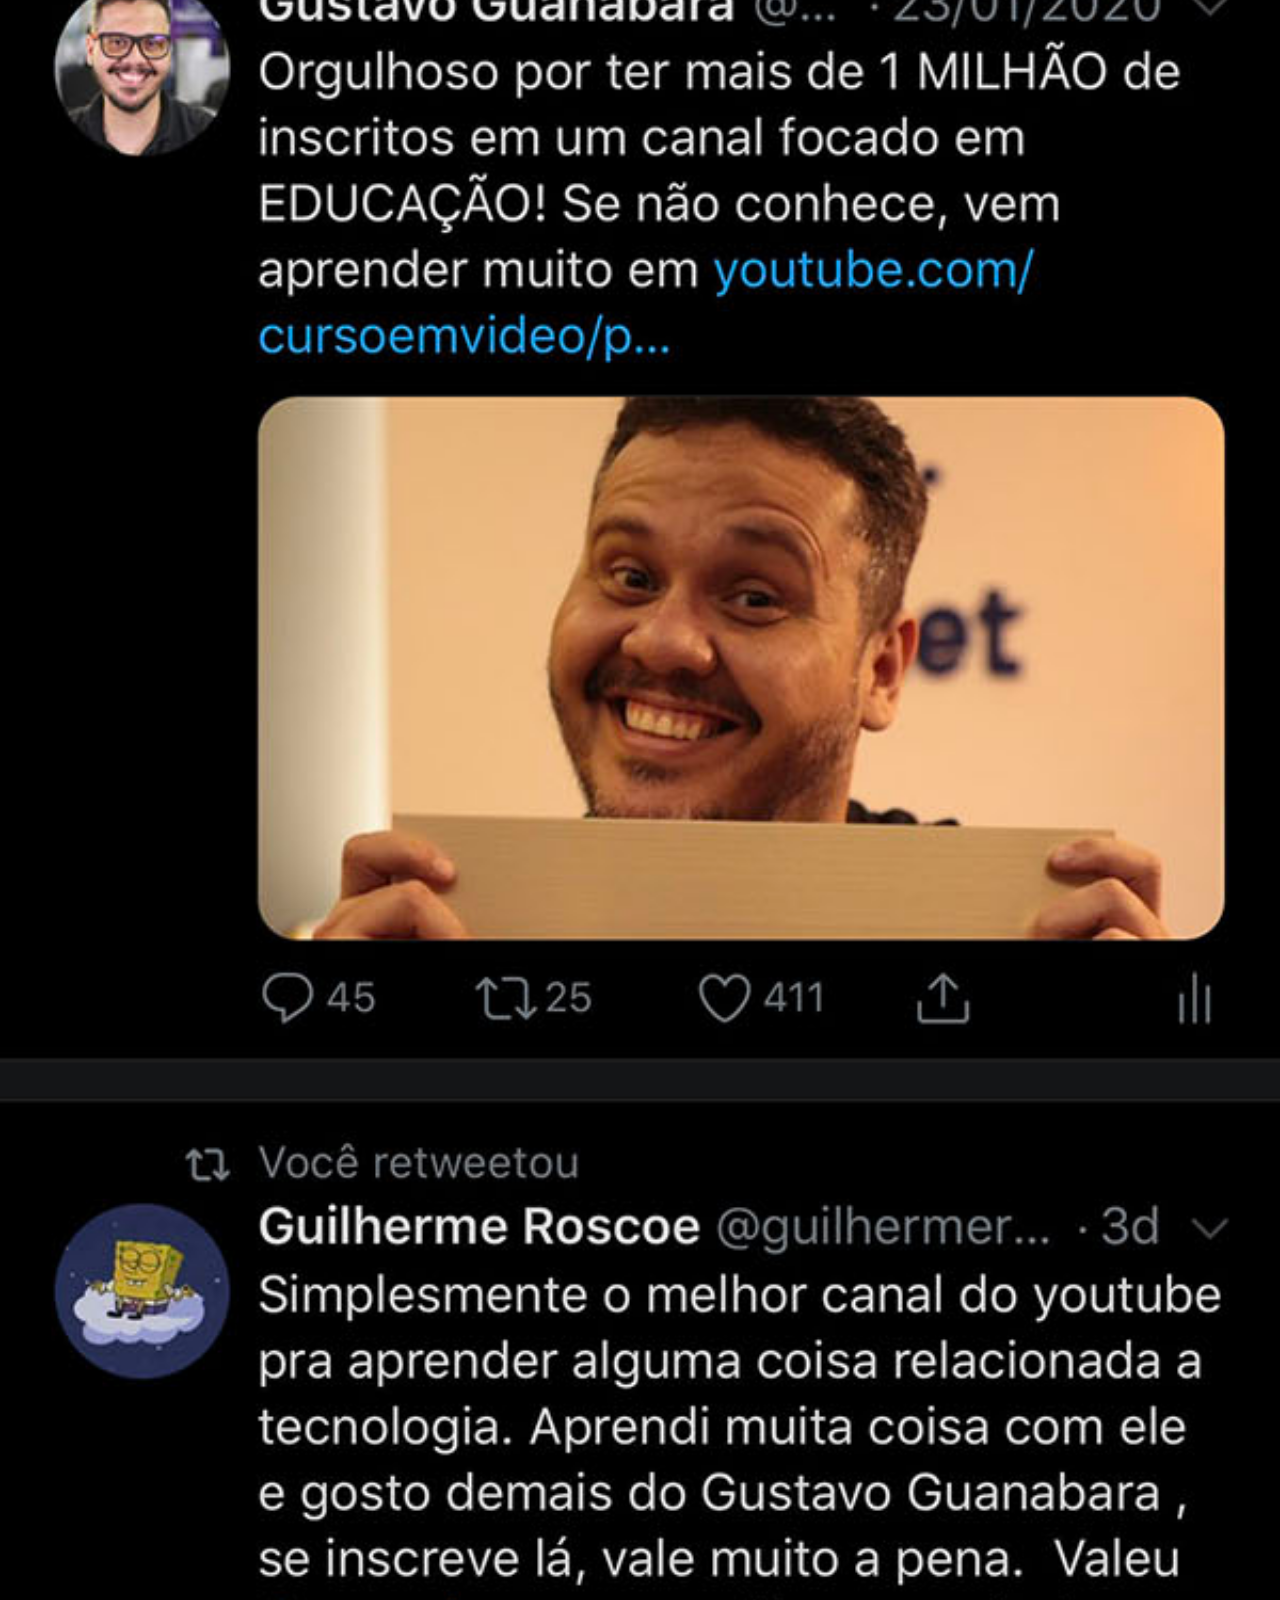
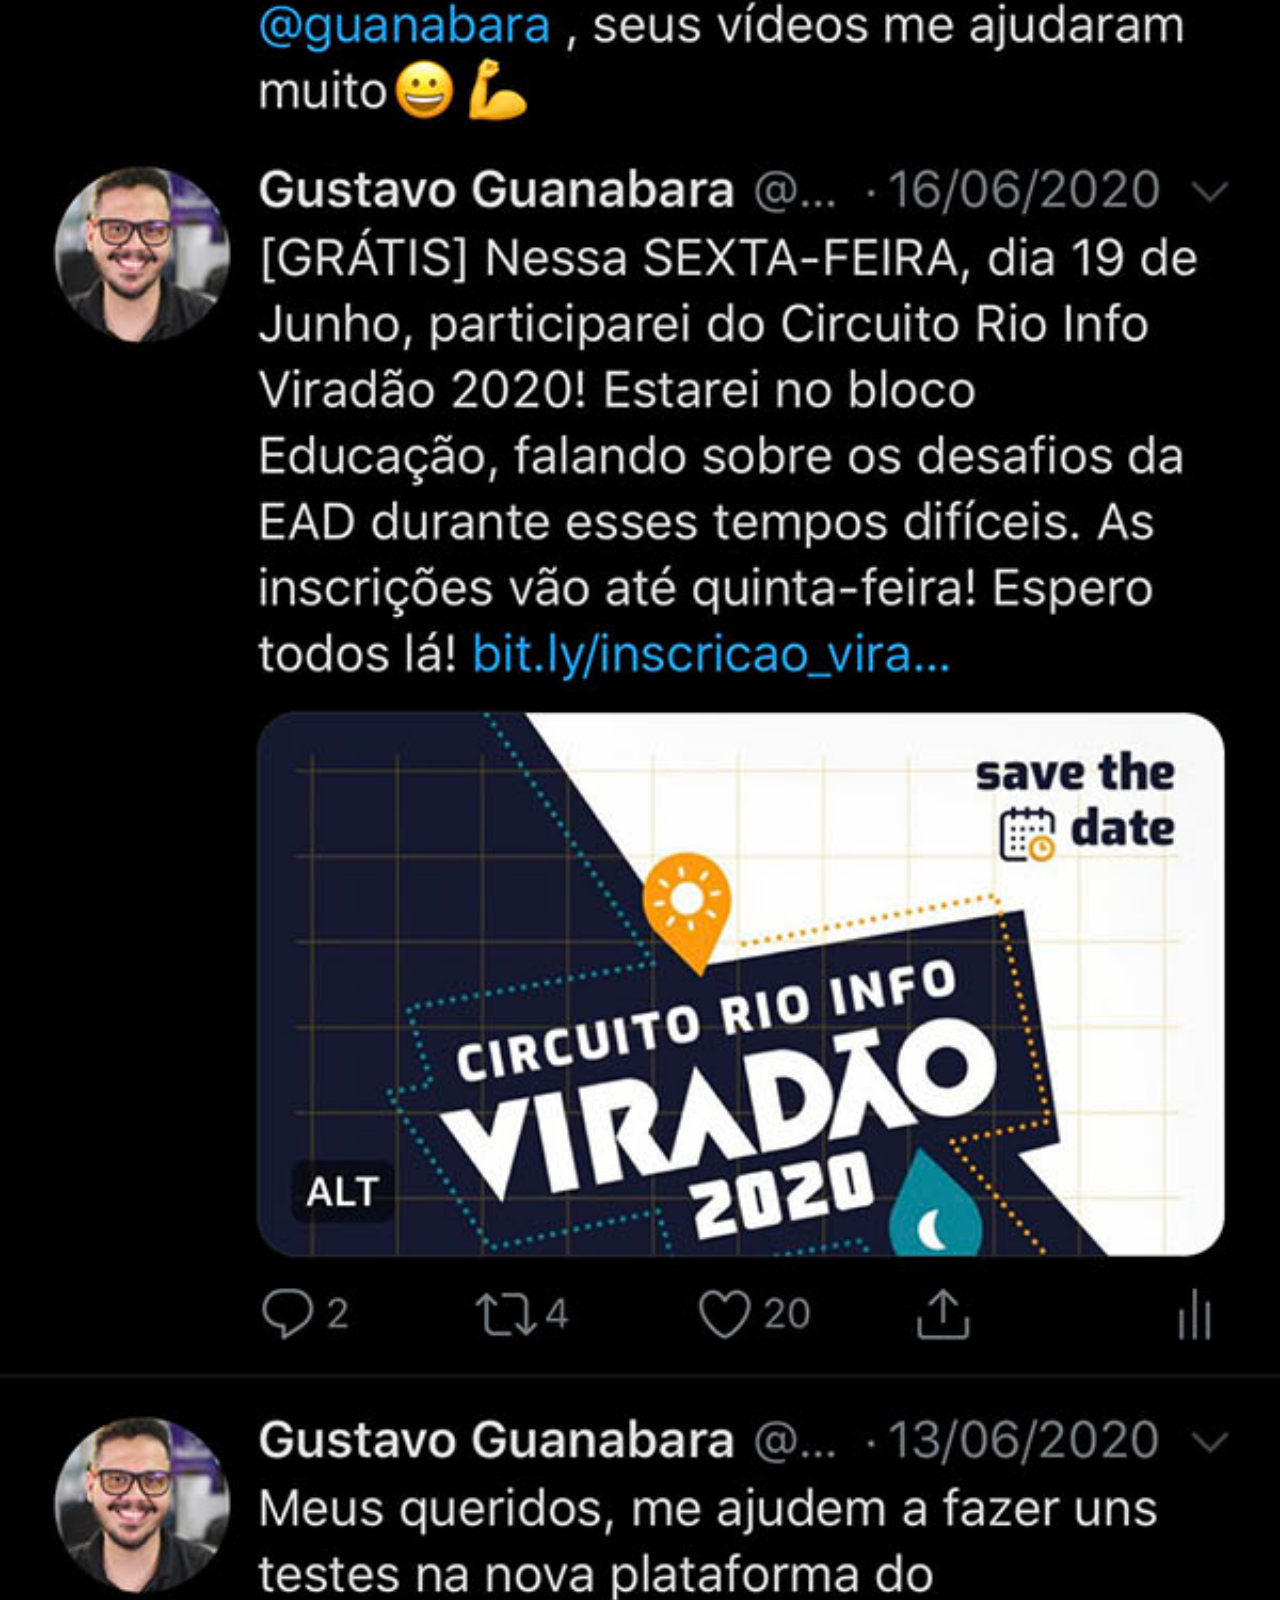
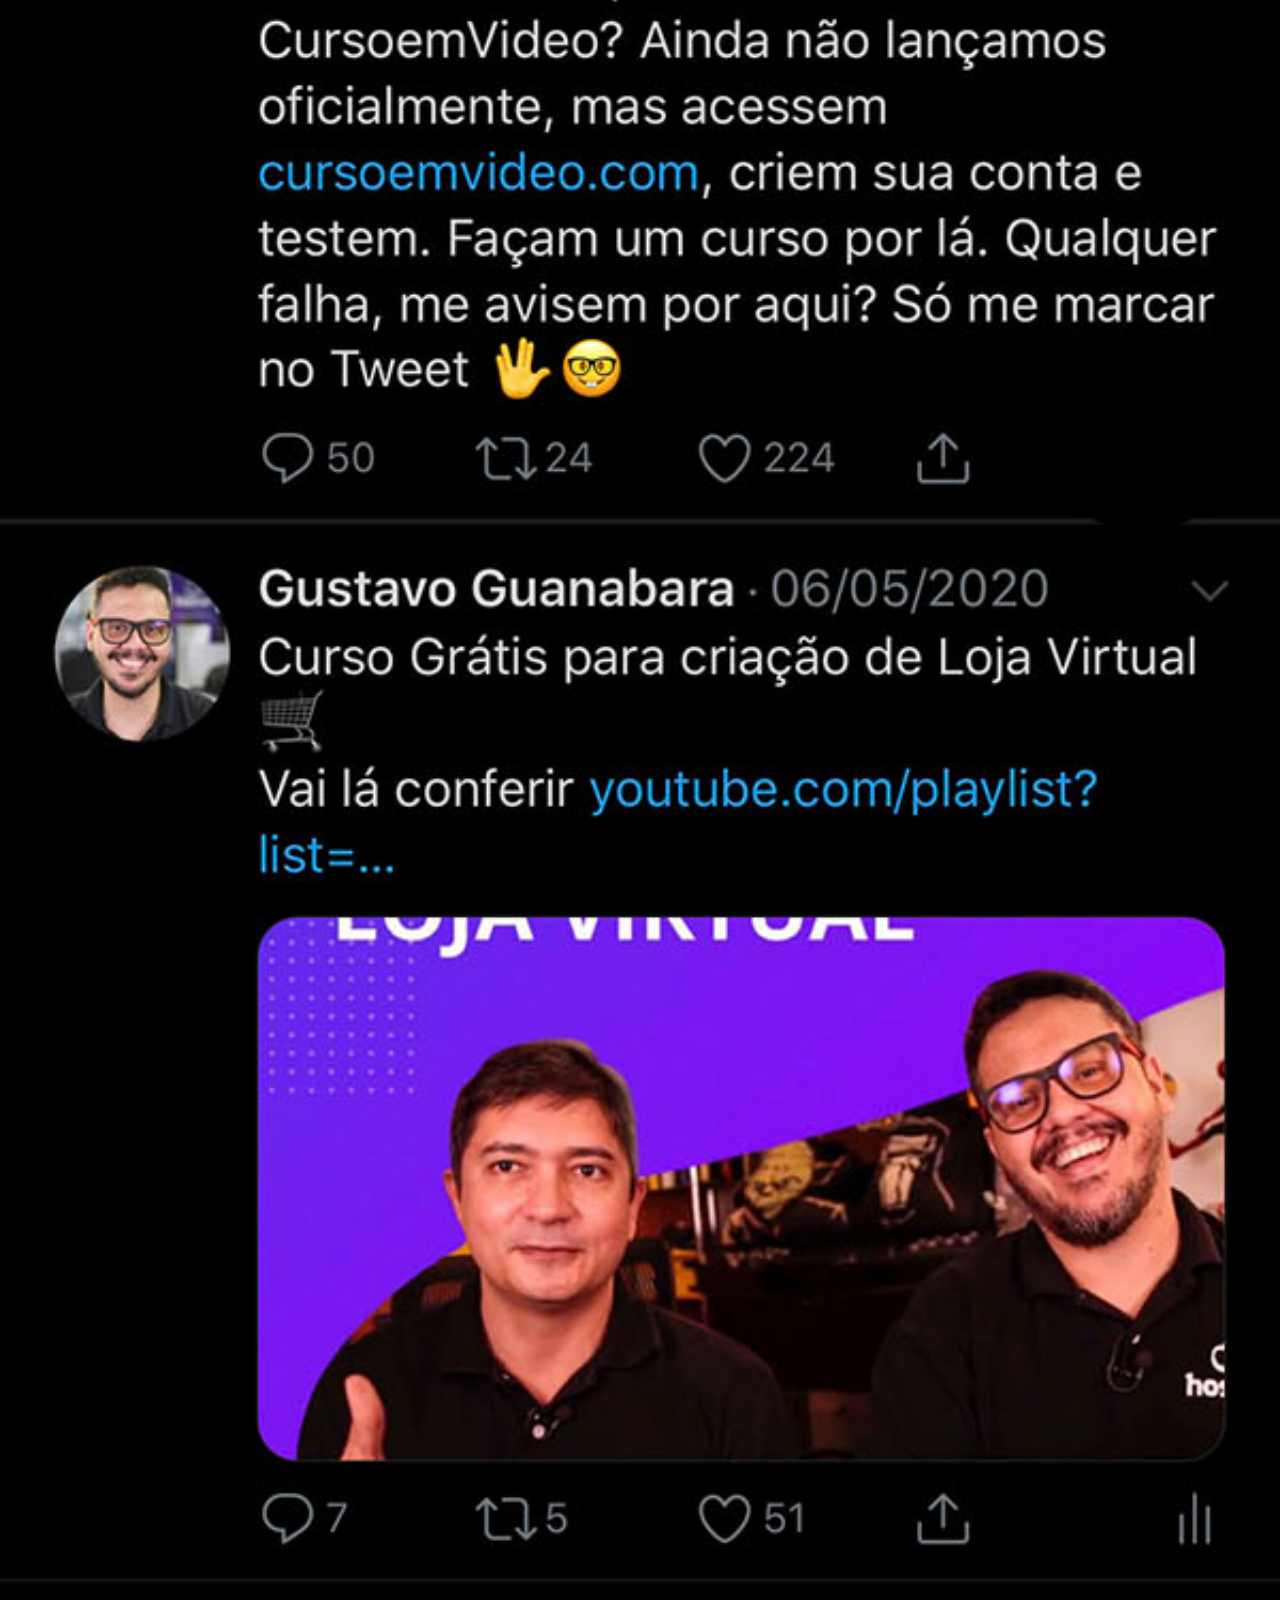
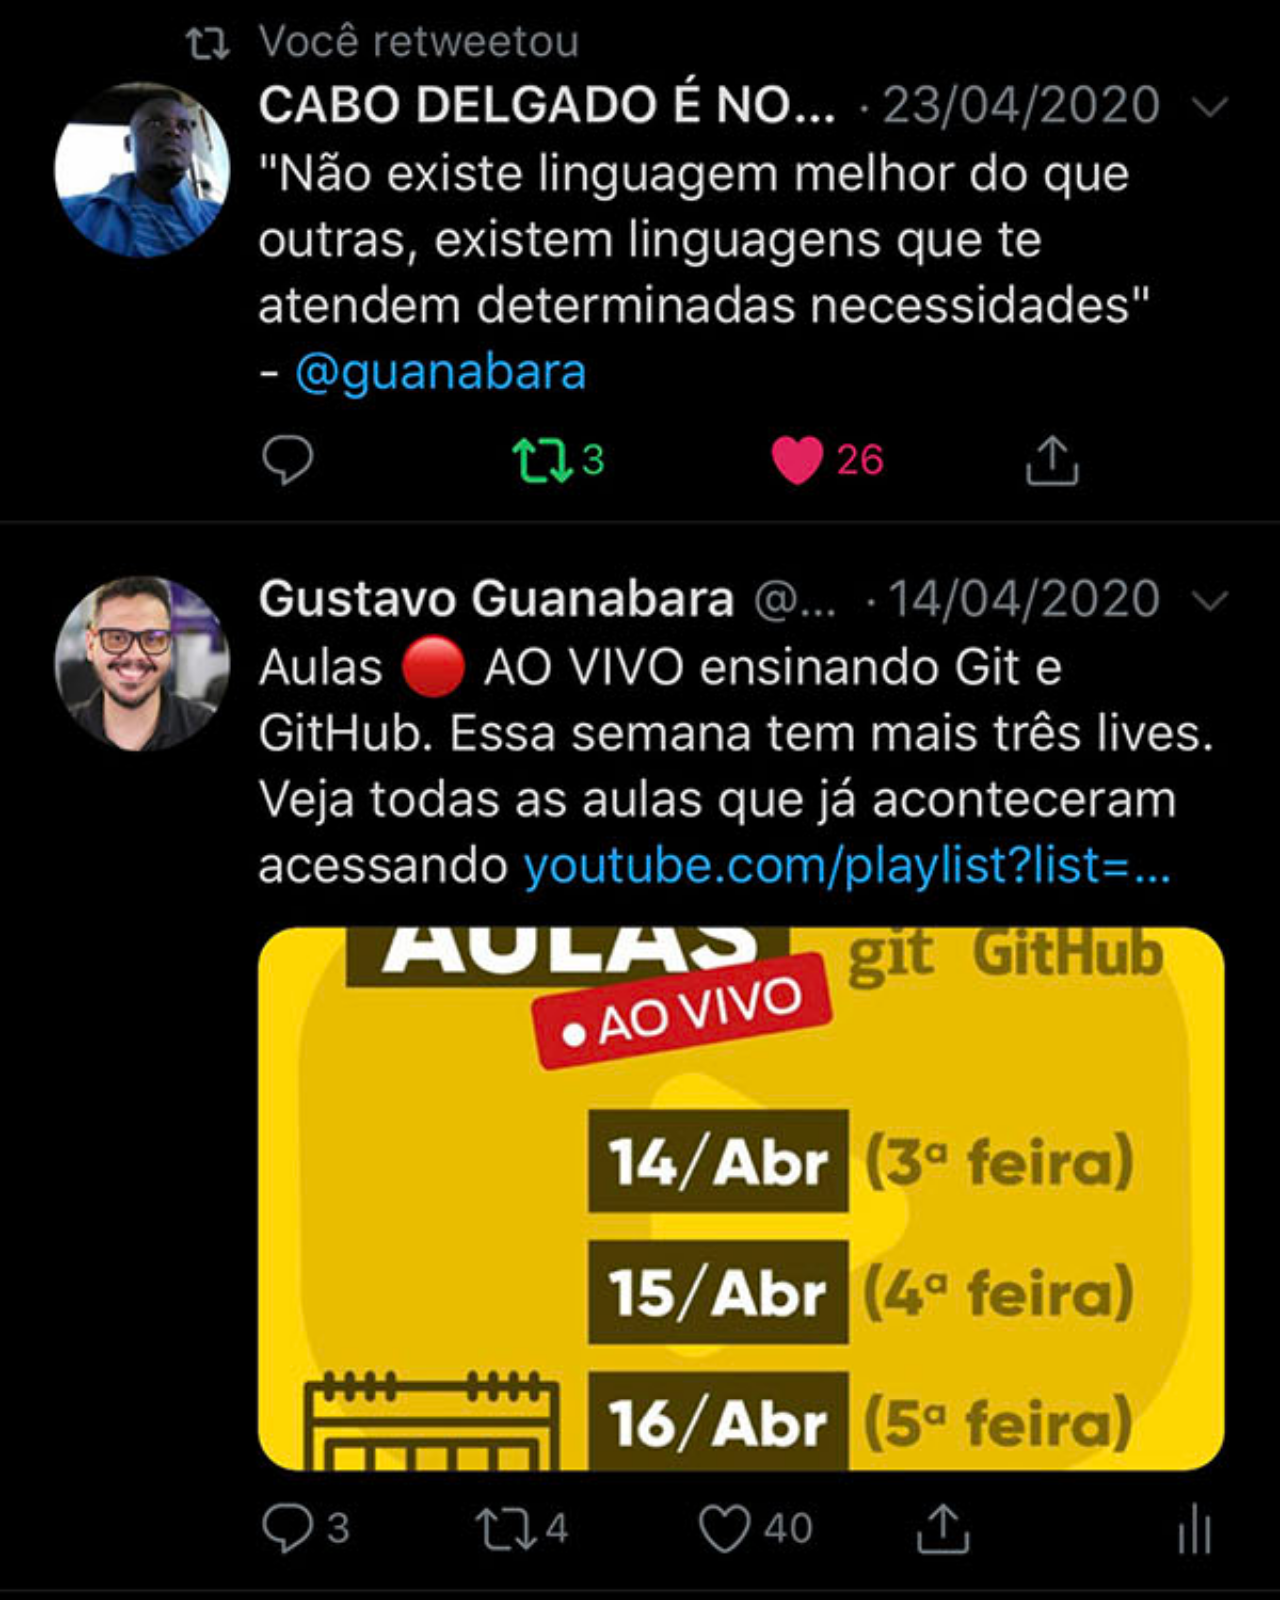
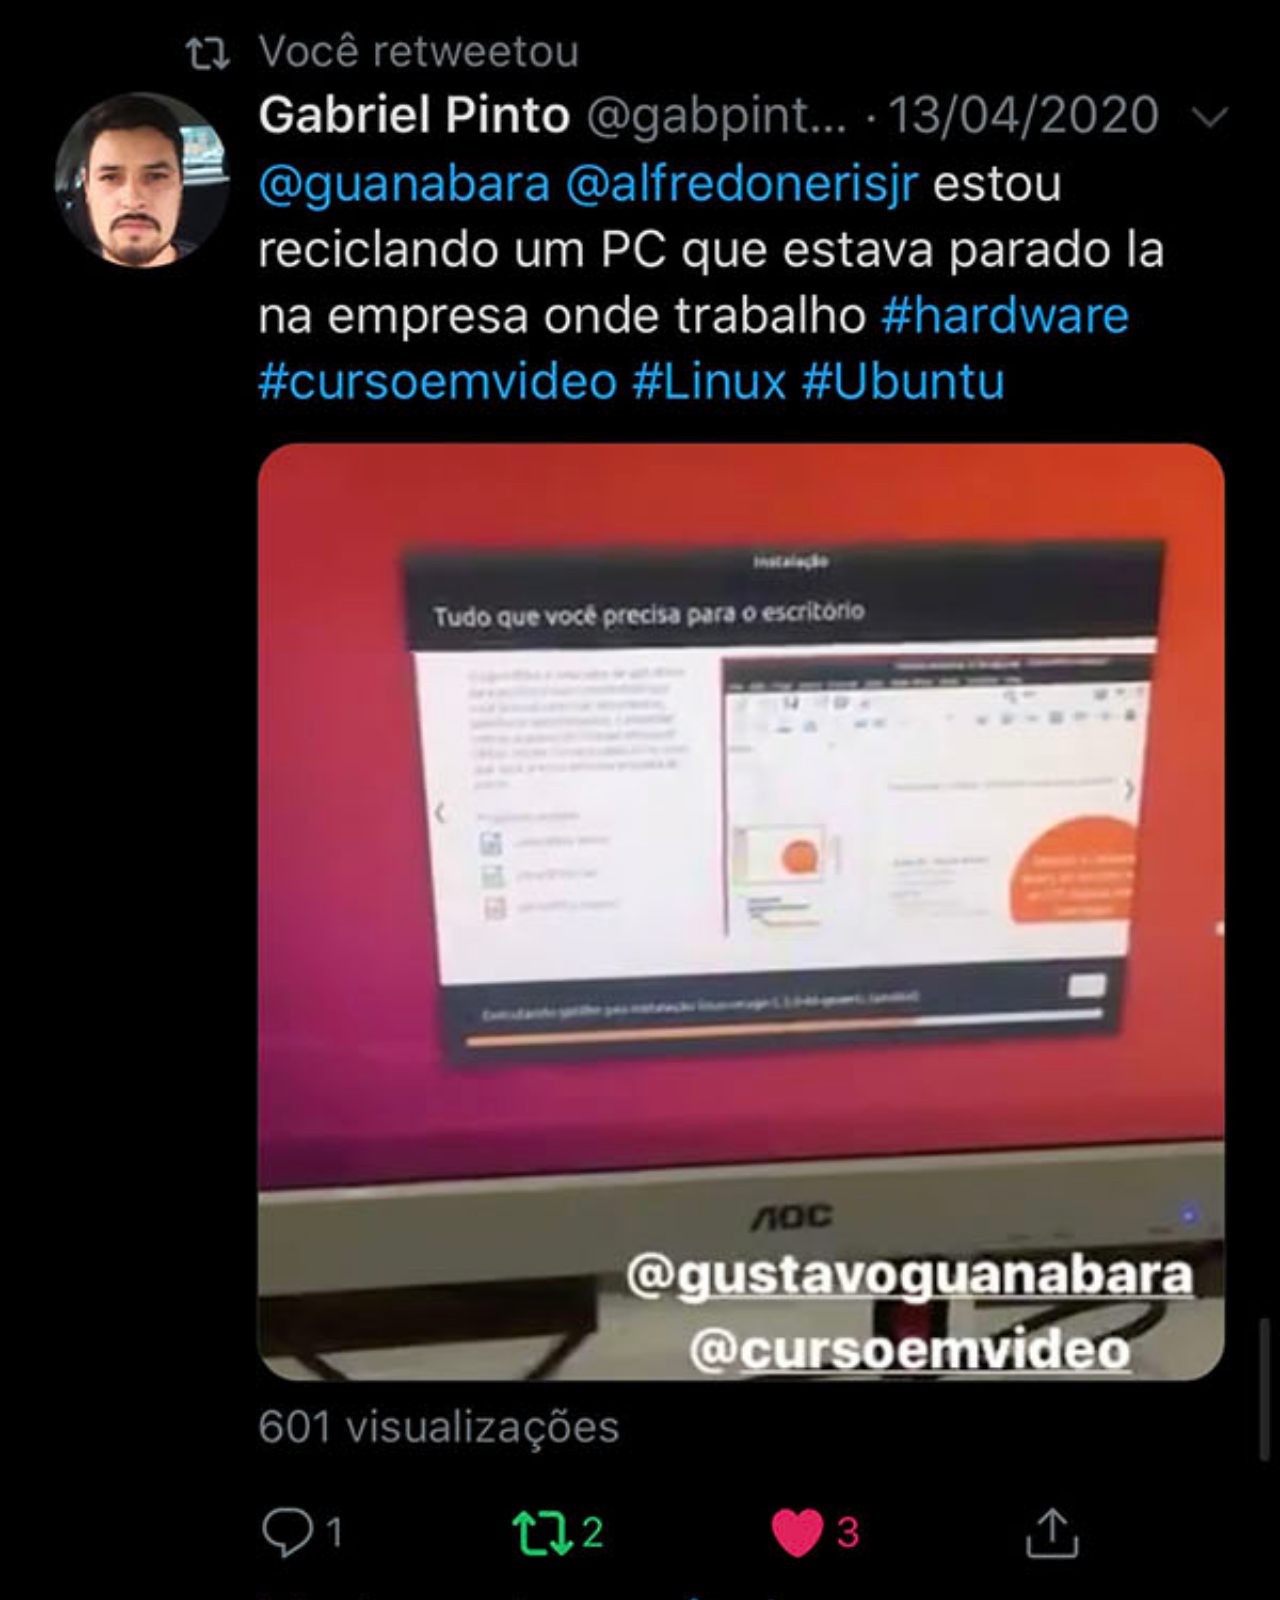
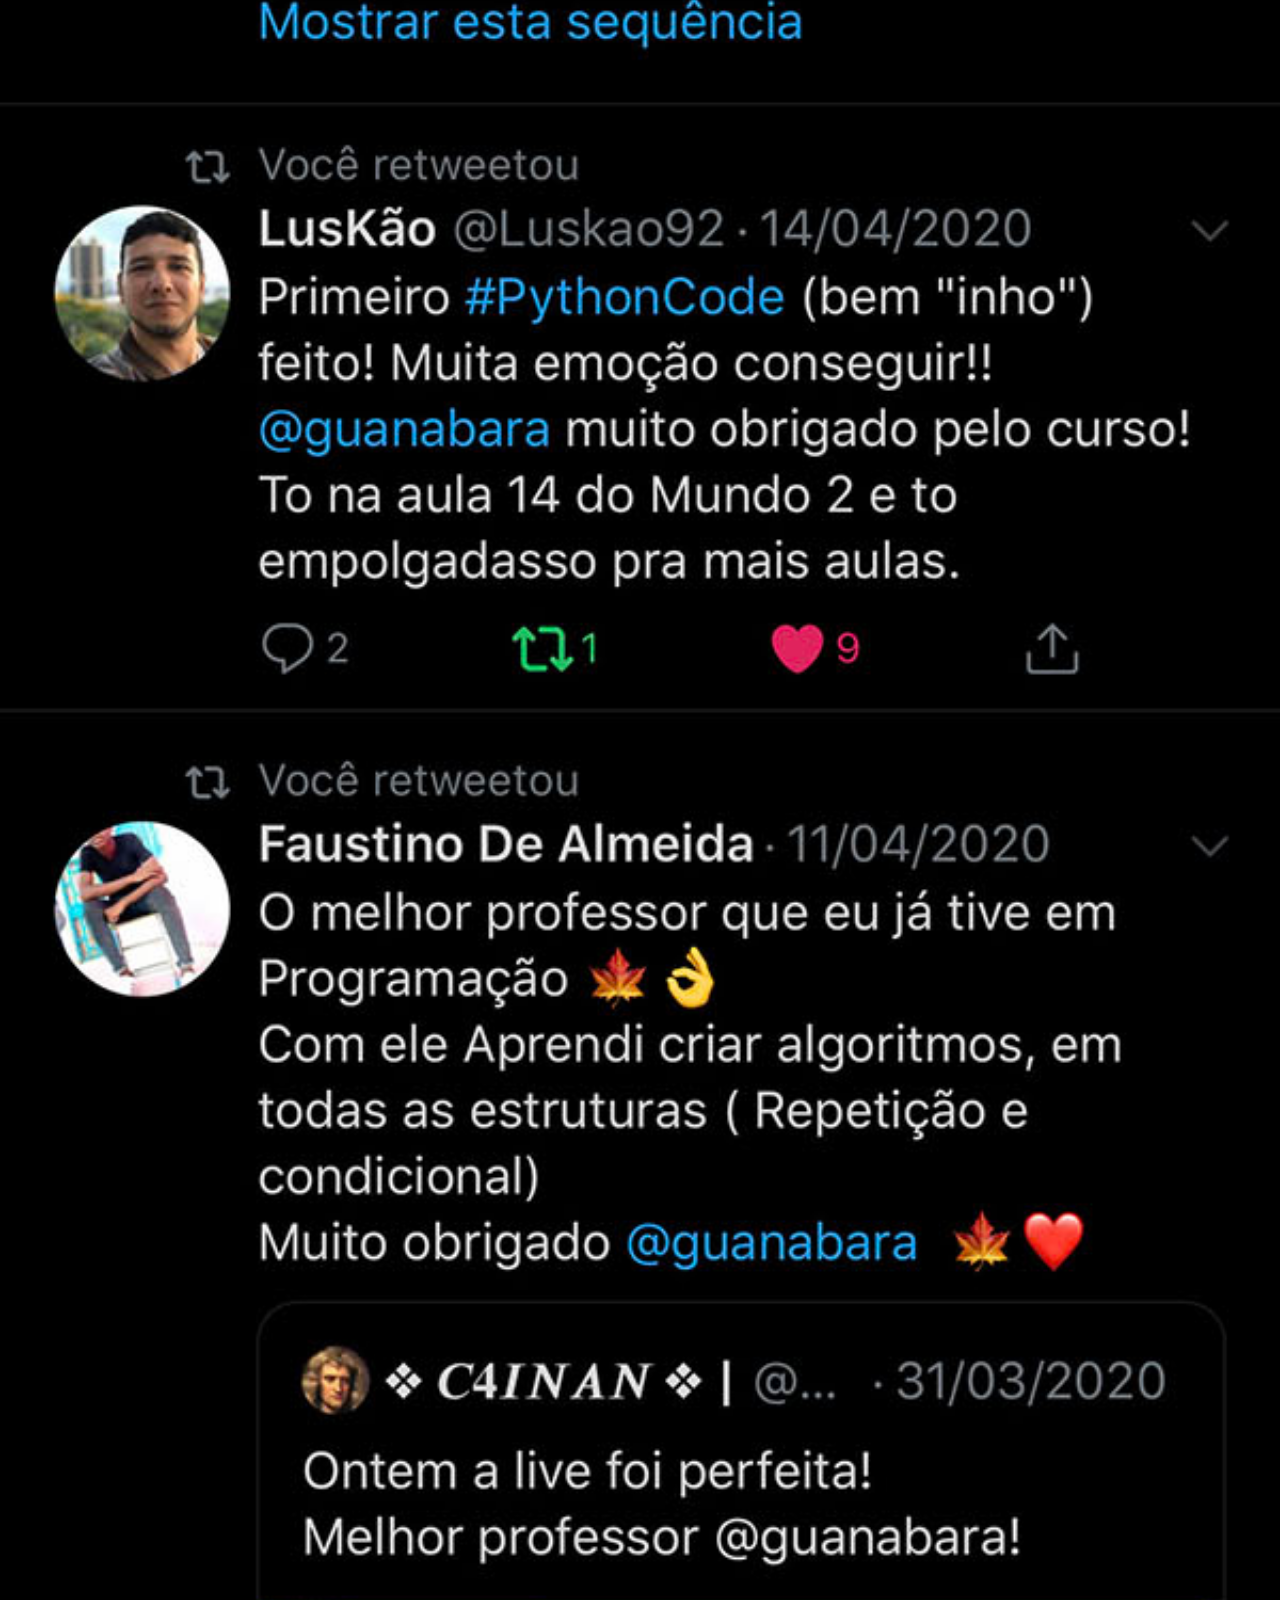
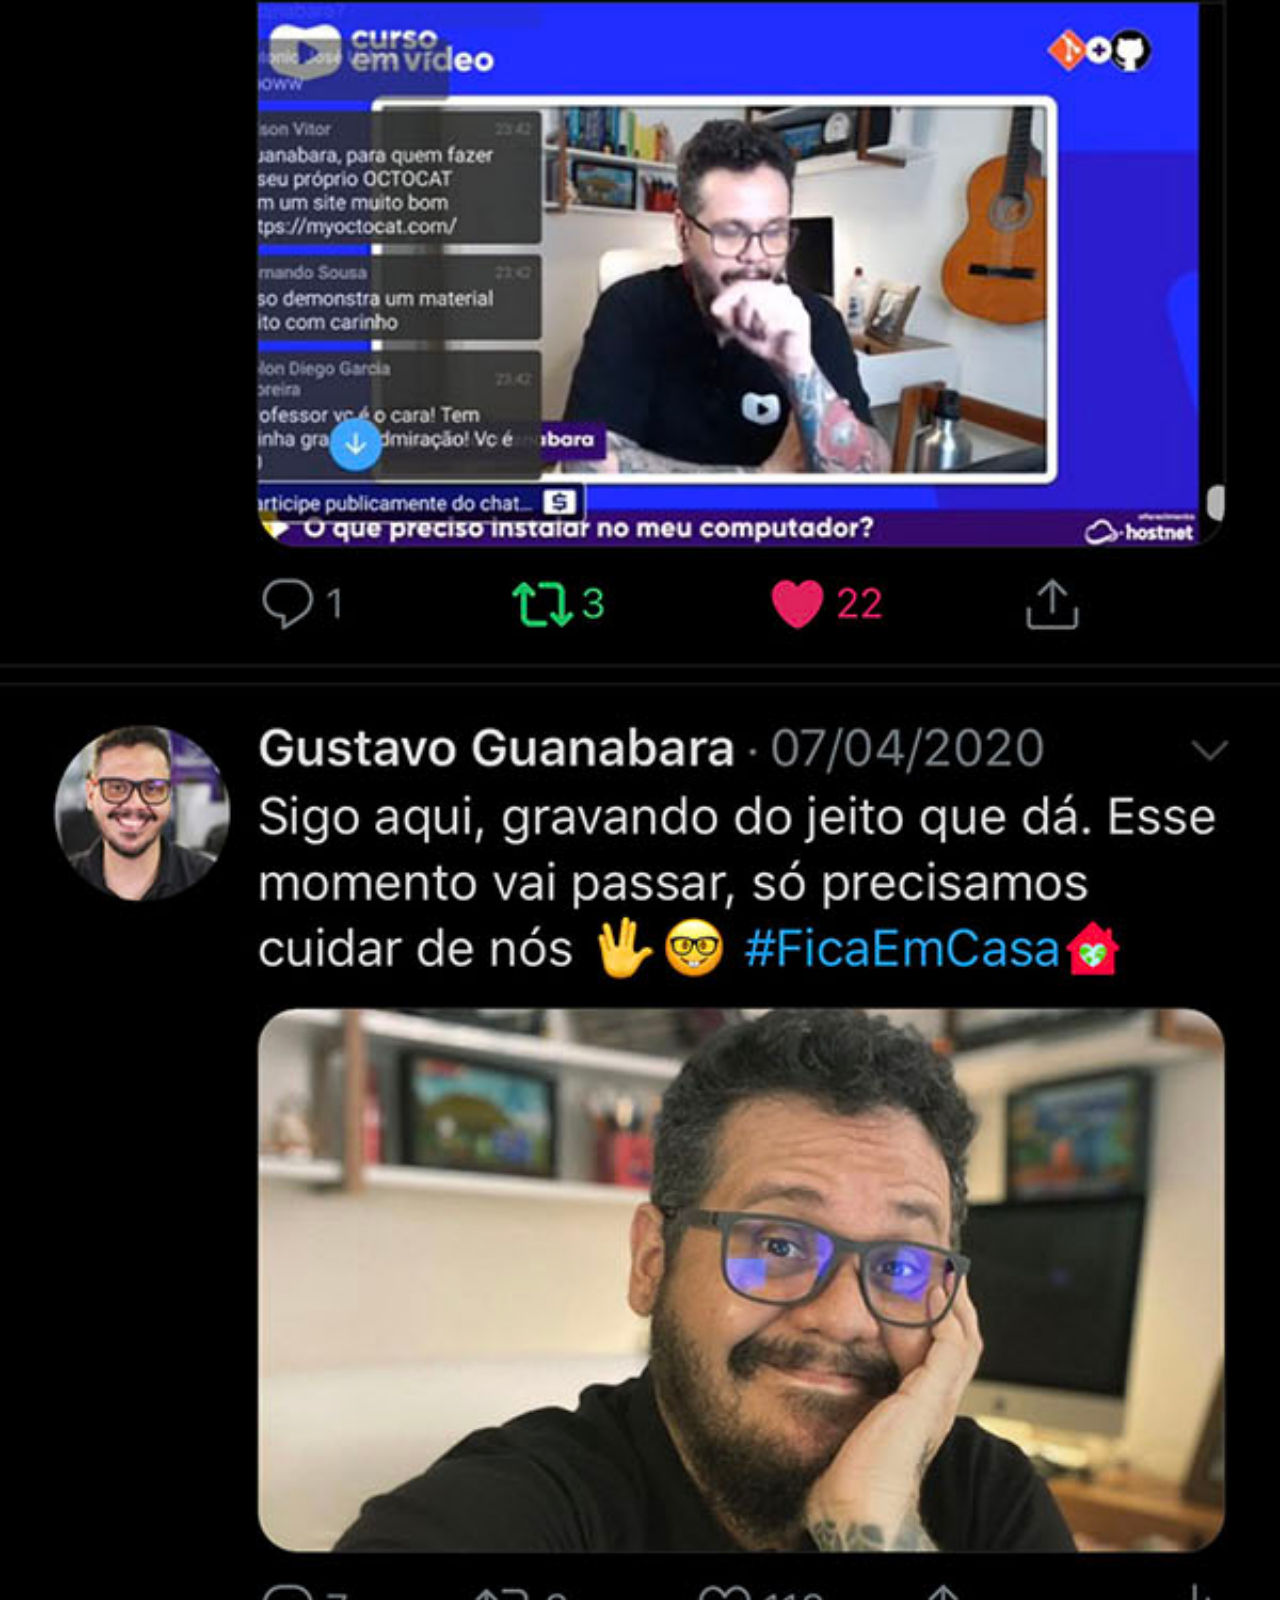
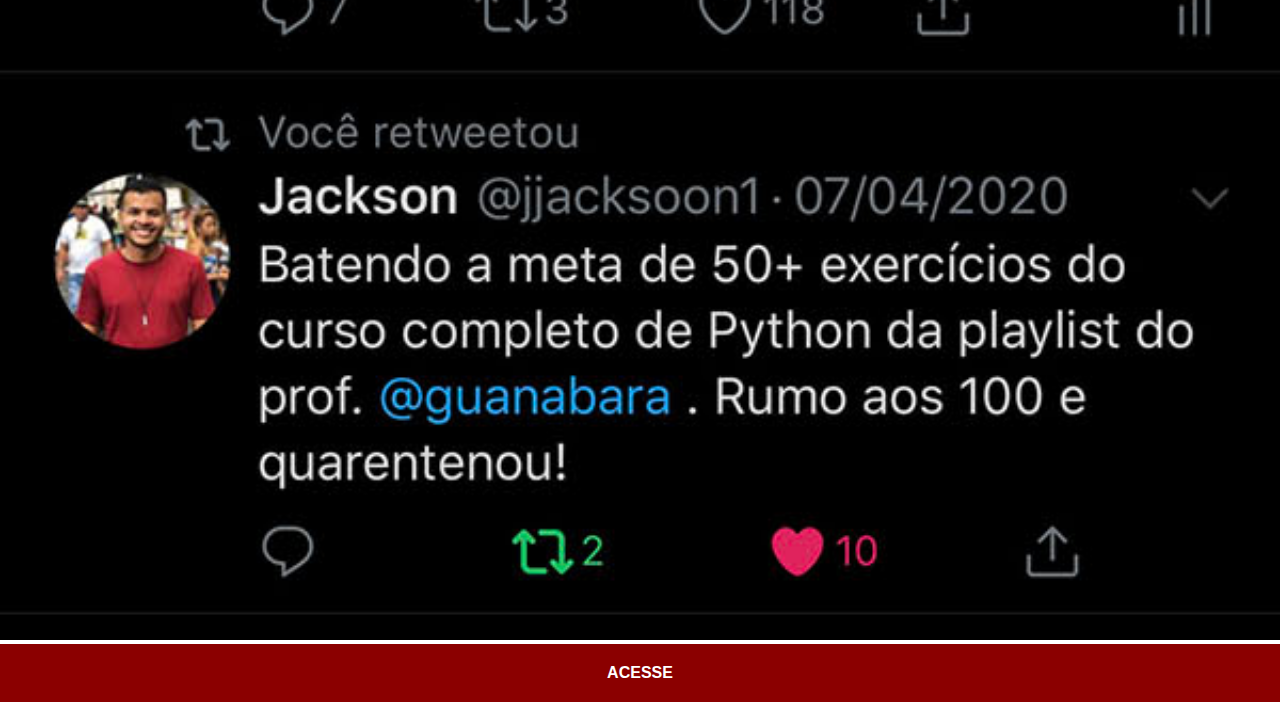
<file: twitter.html>
<!DOCTYPE html>
<html lang="pt-br">
<head>
    <meta charset="UTF-8">
    <meta http-equiv="X-UA-Compatible" content="IE=edge">
    <meta name="viewport" content="width=device-width, initial-scale=1.0">
    <link rel="stylesheet" href="estilos/social.css">
    <title>Document</title>
</head>
<body>
    <img src="imagens/tela-twitter.jpg" alt="Twitter">
    <a href="https://twitter.com/guanabara/">ACESSE</a>
</body>
</html>
</file>
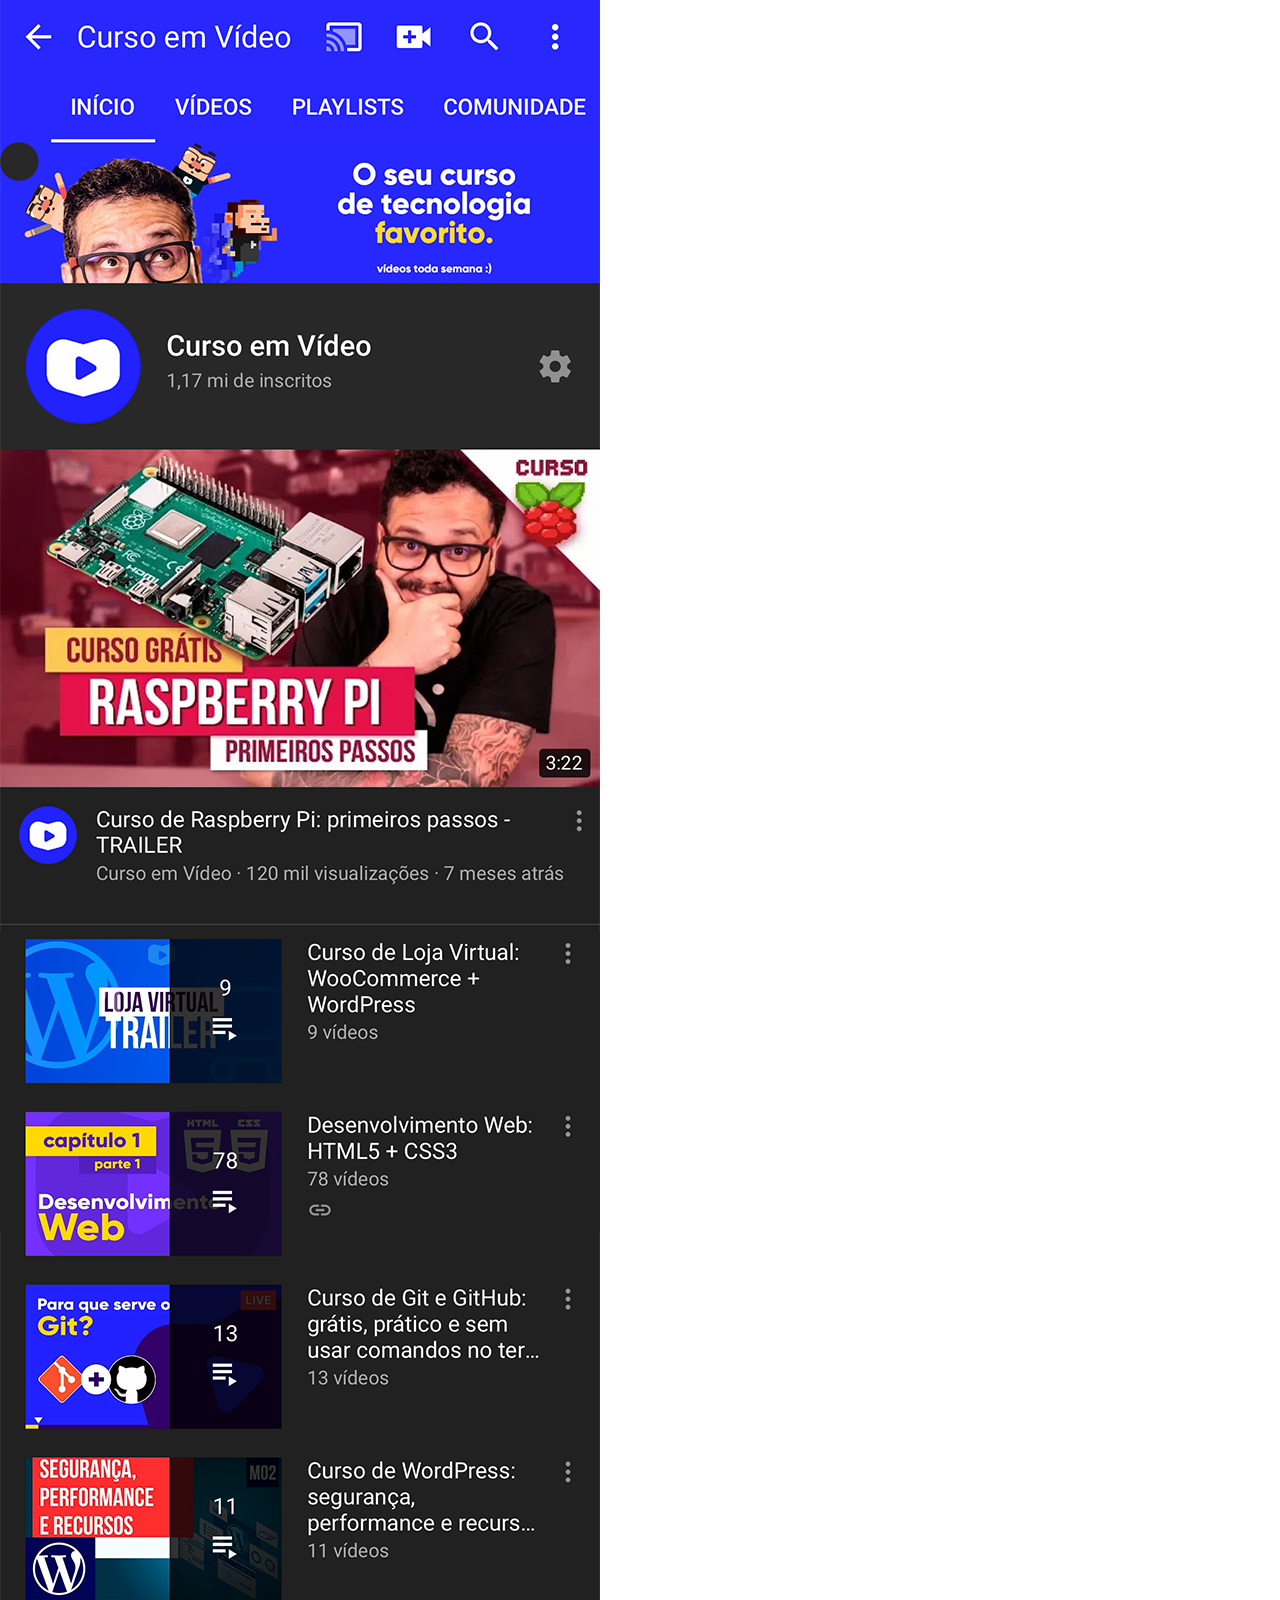
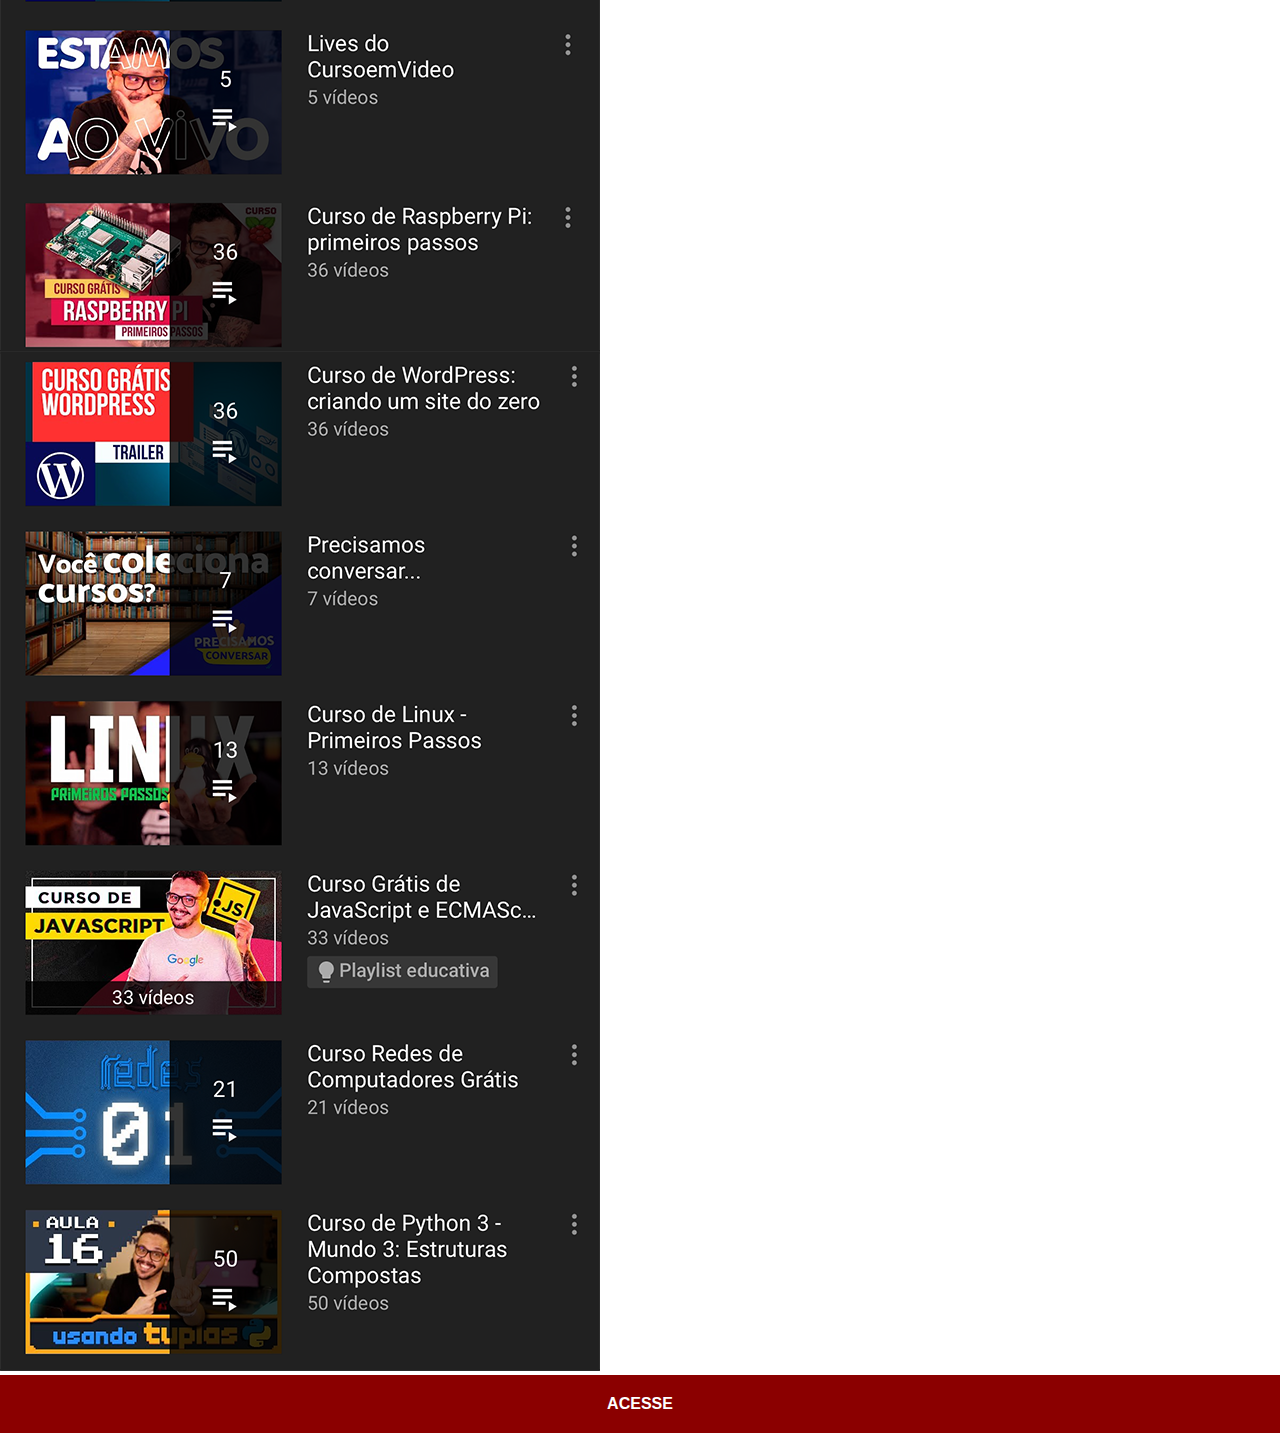
<file: youtube.html>
<!DOCTYPE html>
<html lang="pt-br">
<head>
    <meta charset="UTF-8">
    <meta http-equiv="X-UA-Compatible" content="IE=edge">
    <meta name="viewport" content="width=device-width, initial-scale=1.0">
    <title>Youtube</title>
    <style>
        * {
            margin: 0px;
            padding: 0px;
            font-family: Arial, Helvetica, sans-serif;
        }
        
        img {

        }

        a {
            display: block; /* para o "acesse" ficar embaixo*/
            background-color: darkred;
            color: white;
            padding: 20px;
            text-align: center;
            font-weight: bolder;
            text-decoration: none;

        }

    </style>
</head>
<body>
    <img src="imagens/tela-youtube.png" alt="Youtube">
    <a href="https://www.youtube.com/user/cursoemvideo/playlists" target="_blank">ACESSE</a>
</body>
</html>
</file>
<file: estilos/style.css>
@charset "UTF-8";

* {
    margin: 0px;
    padding: 0px;
    font-family: Arial, Helvetica, sans-serif;

}

html, body {
    height: 100vh;
    width: 100vw;
    background-color: black;
}

body {
    background: url('../imagens/fundo-madeira.jpg') no-repeat top center;
    background-size: cover;
    background-attachment: fixed;
}

main {
    position: relative;
    height: 100vh;

}

#celular { /*onde vai ficar o celular*/
    position: absolute;
    top: 50%;
    left: 50%;
    transform: translate(-50%, -50%);
    height: 627px;
    width: 311px;
    background: url('../imagens/frame-iphone.png') no-repeat;
}

#tela {
    position: relative;
    top: 80px;
    left: 22px;
    width: 267px;
    height: 471px;
}

#redes-sociais {
    text-align: right;
}

#redes-sociais img {
    width: 50px;
    margin: 10px;
    border-radius: 50%;
    box-shadow: 2px 2px 5px rgba(0, 0, 0, 0.401);
    box-sizing: border-box;
}

#redes-sociais img:hover {
    border: 2px solid rgba(255, 255, 255, 0.638);
    transform: translate(-3px, -3px);
    box-shadow: 5px 5px 10px rgba(0, 0, 0, 0.622);
    transition: transform 0.5s, border 0.5s;
}
</file>
<file: estilos/social.css>
@charset "UTF-8"; 

* {
    margin: 0px;
    padding: 0px;
    font-family: Arial, Helvetica, sans-serif;
}

::-webkit-scrollbar {
    width: 0px;
    height: 0px;
}


img {
    width: 100vw;
}


a {
    display: block; /* para o "acesse" ficar embaixo*/
    background-color: darkred;
    color: white;
    padding: 20px;
    text-align: center;
    font-weight: bolder;
    text-decoration: none;

}

a:hover {
    background-color: red;
}
</file>
